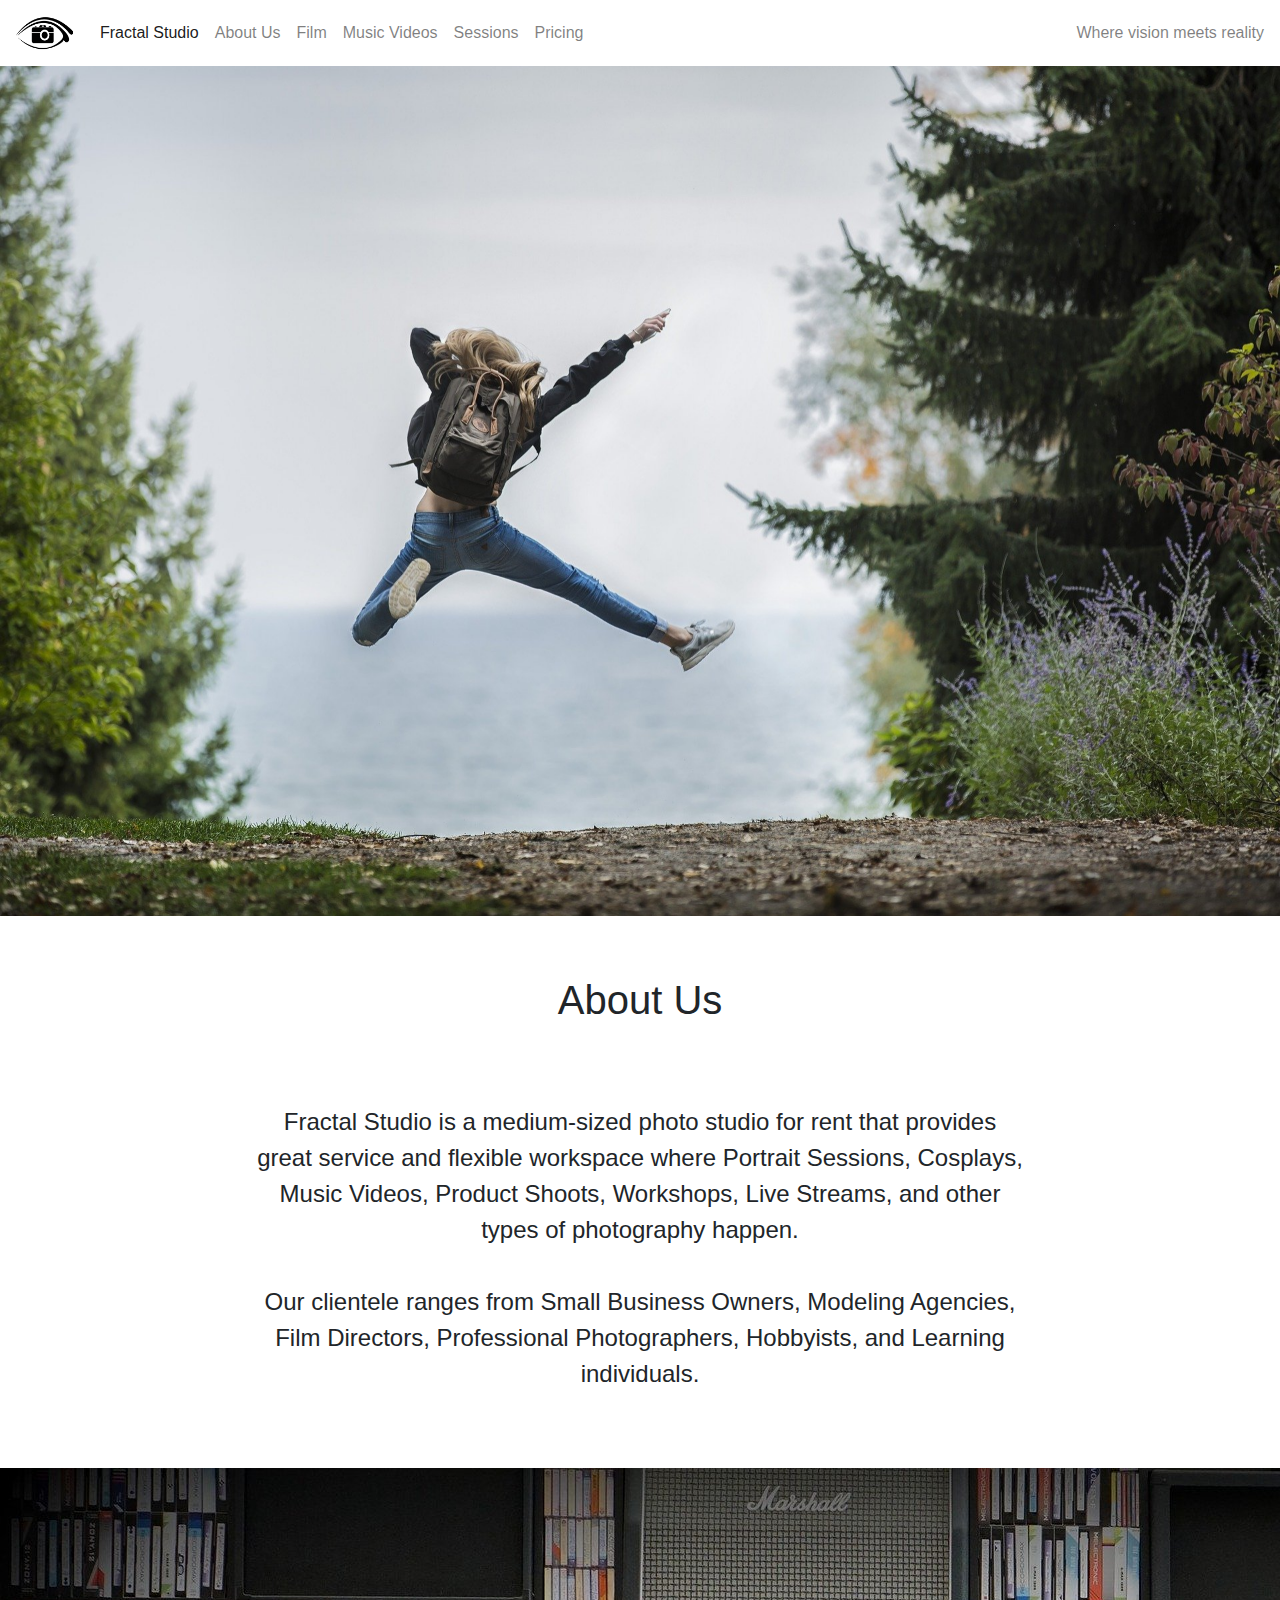
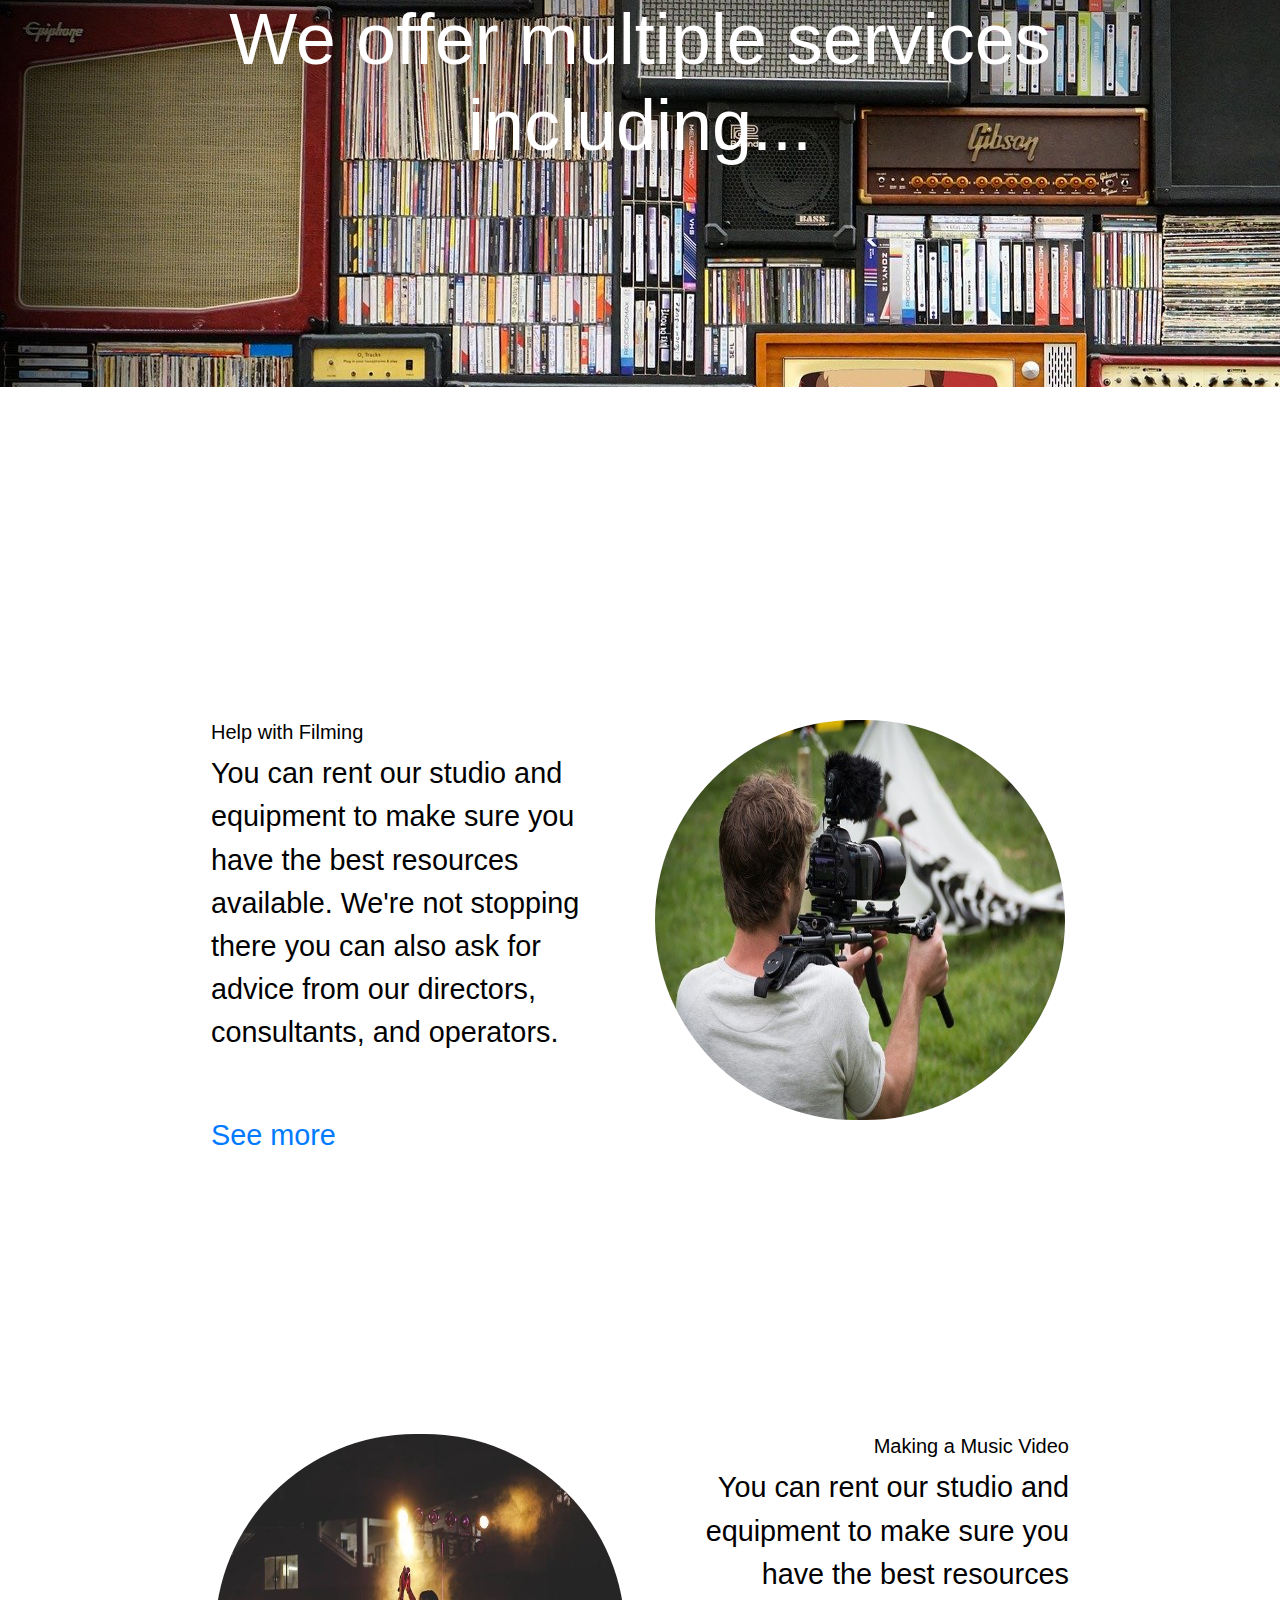
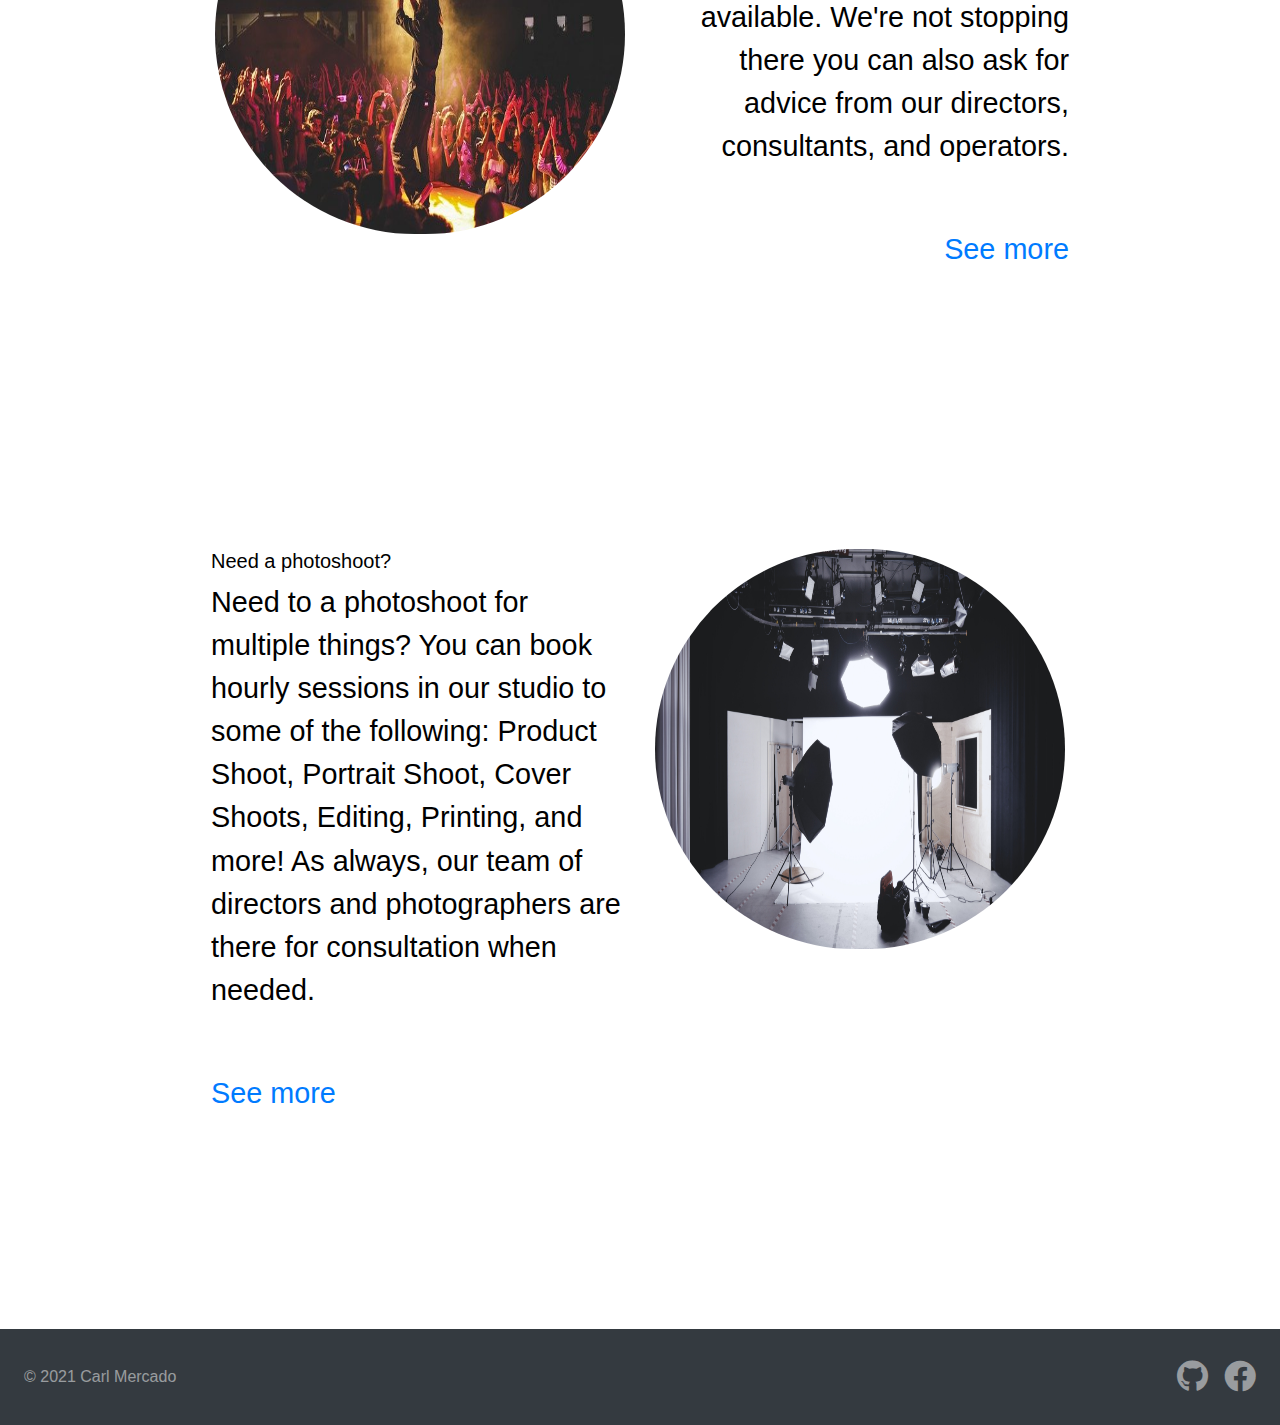
<file: index.html>
<!DOCTYPE html>
<!-- Master branchsdasdas -->
<!-- Master branch -->
<html>
<head>
  <meta name="viewport" content="width=device-width, initial-scale=1.0">
<link rel="stylesheet" href="assets/css/bootstrap/bootstrap.min.css">
<link rel="stylesheet" href="assets/css/styles.css">
<link rel="stylesheet" href="https://cdnjs.cloudflare.com/ajax/libs/font-awesome/5.15.3/css/all.min.css">
<script src="assets/js/scrollfunc.js" async></script>
<script src="assets/js/jquery/jquery-3.5.1.slim.min.js"></script>
<script src="assets/js/popper/popper.min.js"></script>
<script src="assets/js/bootstrap/bootstrap.min.js"></script>

<title> Fractal Visions</title>
</head>
<body>

    <!-- Nav bar -->

    <nav class="navbar navbar-expand-md navbar-light bg-white" id="websiteTop">
        <a class="navbar-brand" href="index.html"><img src="assets/imgs/main/logo.png" height="40px" width="60px"></a>
        <button class="navbar-toggler" type="button" data-toggle="collapse" data-target="#navbarText" aria-controls="navbarText" aria-expanded="false" aria-label="Toggle navigation">
          <span class="navbar-toggler-icon"></span>
        </button>
        <div class="collapse navbar-collapse" id="navbarText">
          <ul class="navbar-nav mr-auto">
            <li class="nav-item active">
              <a class="nav-link" href="#websiteTop">Fractal Studio <span class="sr-only">(current)</span></a>
            </li>
            <li class="nav-item">
              <a class="nav-link" href="#aboutUs">About Us</a>
            </li>
            <li class="nav-item">
              <a class="nav-link" href="film.html">Film</a>
            </li>
            <li class="nav-item">
              <a class="nav-link" href="mv.html">Music Videos</a>
            </li>
            <li class="nav-item">
              <a class="nav-link" href="sessions.html">Sessions</a>
            </li>
            <li class="nav-item">
              <a class="nav-link" href="pricing.html">Pricing</a>
            </li>
          </ul>
          <span class="navbar-text">
            Where vision meets reality
          </span>
        </div>
      </nav>

      <!-- Carousel -->



      <div id="homeCarousel" class="carousel slide" data-ride="carousel" data-interval="2100">
        <div class="carousel-inner">
          <div class="carousel-item active">
            <img src="assets/imgs/main/carouselimg1.jpg" class="d-block" alt="...">
          </div>
          <div class="carousel-item">
            <img src="assets/imgs/main/carouselimg2.jpg" class="d-block" alt="...">
          </div>
          <div class="carousel-item">
            <img src="assets/imgs/main/carouselimg3.jpg" class="d-block" alt="...">
          </div>
        </div>
      </div>

      
 <!-- MAIN CONTENT -->

 <div class="mainBody">
      <!-- ABOUT US -->

      <div id="aboutUs" >
        <div id="aboutUsItems">
        <div id="aboutHeader">
          <h1>About Us</h1>
        </div>
        <br><br>
       <div id="aboutContent">
        <p>Fractal Studio is a medium-sized photo studio for rent that provides great service and flexible workspace where Portrait Sessions, Cosplays, Music Videos, Product Shoots, Workshops, Live Streams, and other types of photography happen.
          <br><br>Our clientele ranges from Small Business Owners, Modeling Agencies, Film Directors, Professional Photographers, Hobbyists, and Learning individuals.</p>
        </div>
      </div>
      </div>

      <!-- SERVICES -->
      <div id="servicesContainer" >
        <div id="servicesItems">
          <br><br><br>

        <div id="servicesHeader">
          <h5>We offer multiple services including...</h5>
        </div>
        <br><br><br>
      </div>
      </div>

      <!-- GRID -->

      <div class="container">
              <!-- SERVICES -->
        <div class="row" id="filmContainer">
          <div class="col">
            <div id="filmHeader">
              <h5>Help with Filming</h5>
            </div>
            <p>You can rent our studio and equipment to make sure you have the best resources available.
              We're not stopping there you can also ask for advice from our directors, consultants, and operators.
            </p><br>
            <a href="film.html">See more</a>
          </div>
          <div class="col">
            <img id="filmitem1"src="assets/imgs/main/filmitem1.jpg" class="responsive">
          </div>
        </div>

      <!-- MV -->
        
        <div class="row" id="mvContainer">
          <div class="col">
            <img id="mvitem"src="assets/imgs/main/mvitem.jpg" class="responsive">
           
          </div>
          <div class="col">
            <div id="mvHeader">
              <h5>Making a Music Video</h5>
            </div>
            <p>You can rent our studio and equipment to make sure you have the best resources available.
              We're not stopping there you can also ask for advice from our directors, consultants, and operators.
            </p><br>
            <a href="mv.html">See more</a>
          </div>
        </div>

              <!-- SESSION -->

        <div class="row" id="sessionContainer">
          <div class="col">
            <div id="sessionHeader">
              <h5>Need a photoshoot?</h5>
            </div>
            <p>Need to a photoshoot for multiple things? You can book hourly sessions in our studio to some of the following:
              Product Shoot, Portrait Shoot, Cover Shoots, Editing, Printing, and more! As always, our team of directors and photographers are there for consultation when needed.
            </p><br>
            <a href="sessions.html">See more</a>
          </div>
          <div class="col">
          
            <img id="filmitem1"src="assets/imgs/main/sessionImg.jpg" class="responsive">
          </div>
        </div>
      </div>


      

 
</div>
<button onclick="topFunction()" id="myBtn" title="Go to top" style="align-content: right;">Back to Top</button>
<br><br>
     


      <!-- FOOTER -->
      <nav class="navbar navbar-expand-lg navbar-dark bg-dark">
     
        </button>
        <div class="navbar-collapse" id="navbarFooter">
          <ul class="navbar-nav mr-auto">
            <li class="nav-item ">
              <a class="nav-link" >© 2021 Carl Mercado<span class="sr-only">(current)</span></a>
            </li>
            <li class="nav-item">
              <a class="nav-link" href="#"></a>
            </li>
            <li class="nav-item">
              <a class="nav-link" href="#"></a>
            </li>
          </ul>
          <span class="navbar-text">
            <ul class="navbar-nav mr-auto">
              <li class="nav-item ">
                <a class="nav-link" style="font-size:xx-large;"href="https://github.com/Nallafy"><i class="fab fa-github"></i><span class="sr-only">(current)</span></a>
              </li>
              <li class="nav-item">
                <a class="nav-link" style="font-size:xx-large;" href="#"><i class="fab fa-facebook"></i></i></a>
              </li>
         
            </ul>
          </span>
        </div>
      </nav>


</body>
</html>
</file>
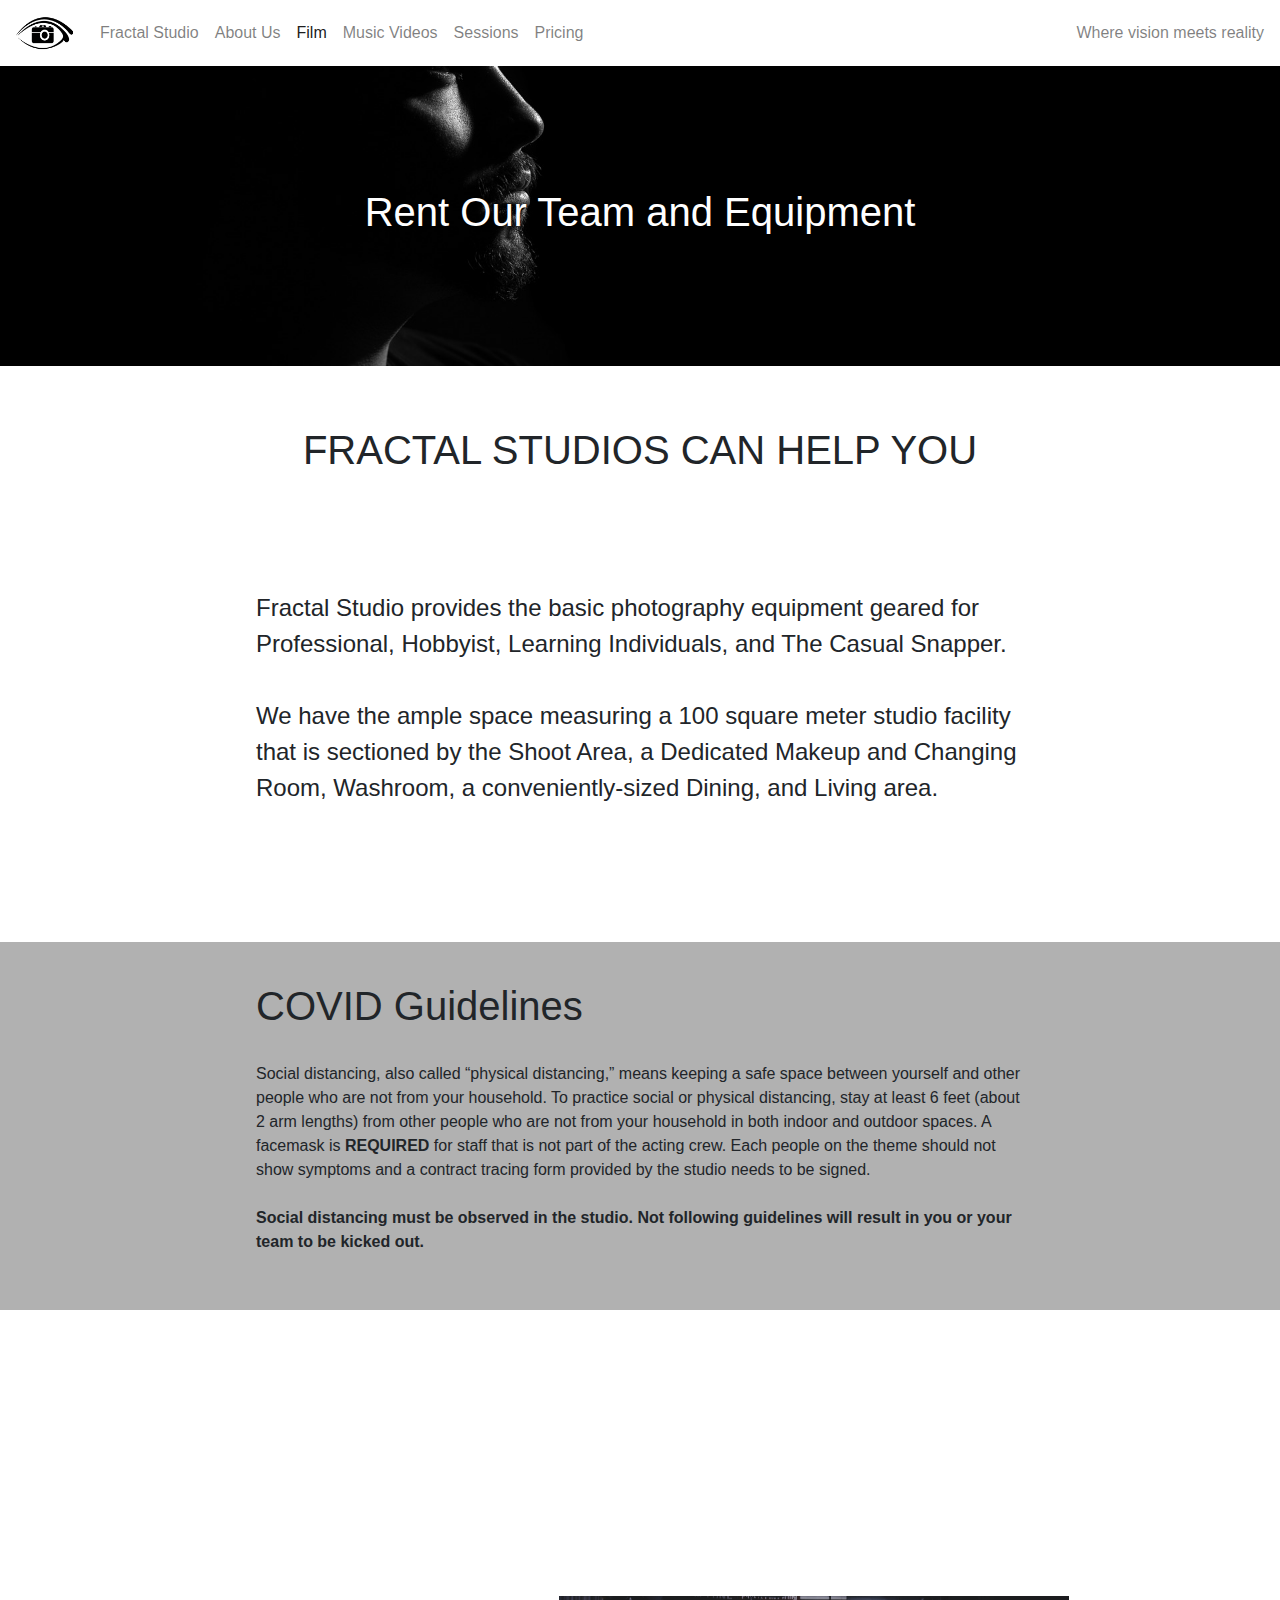
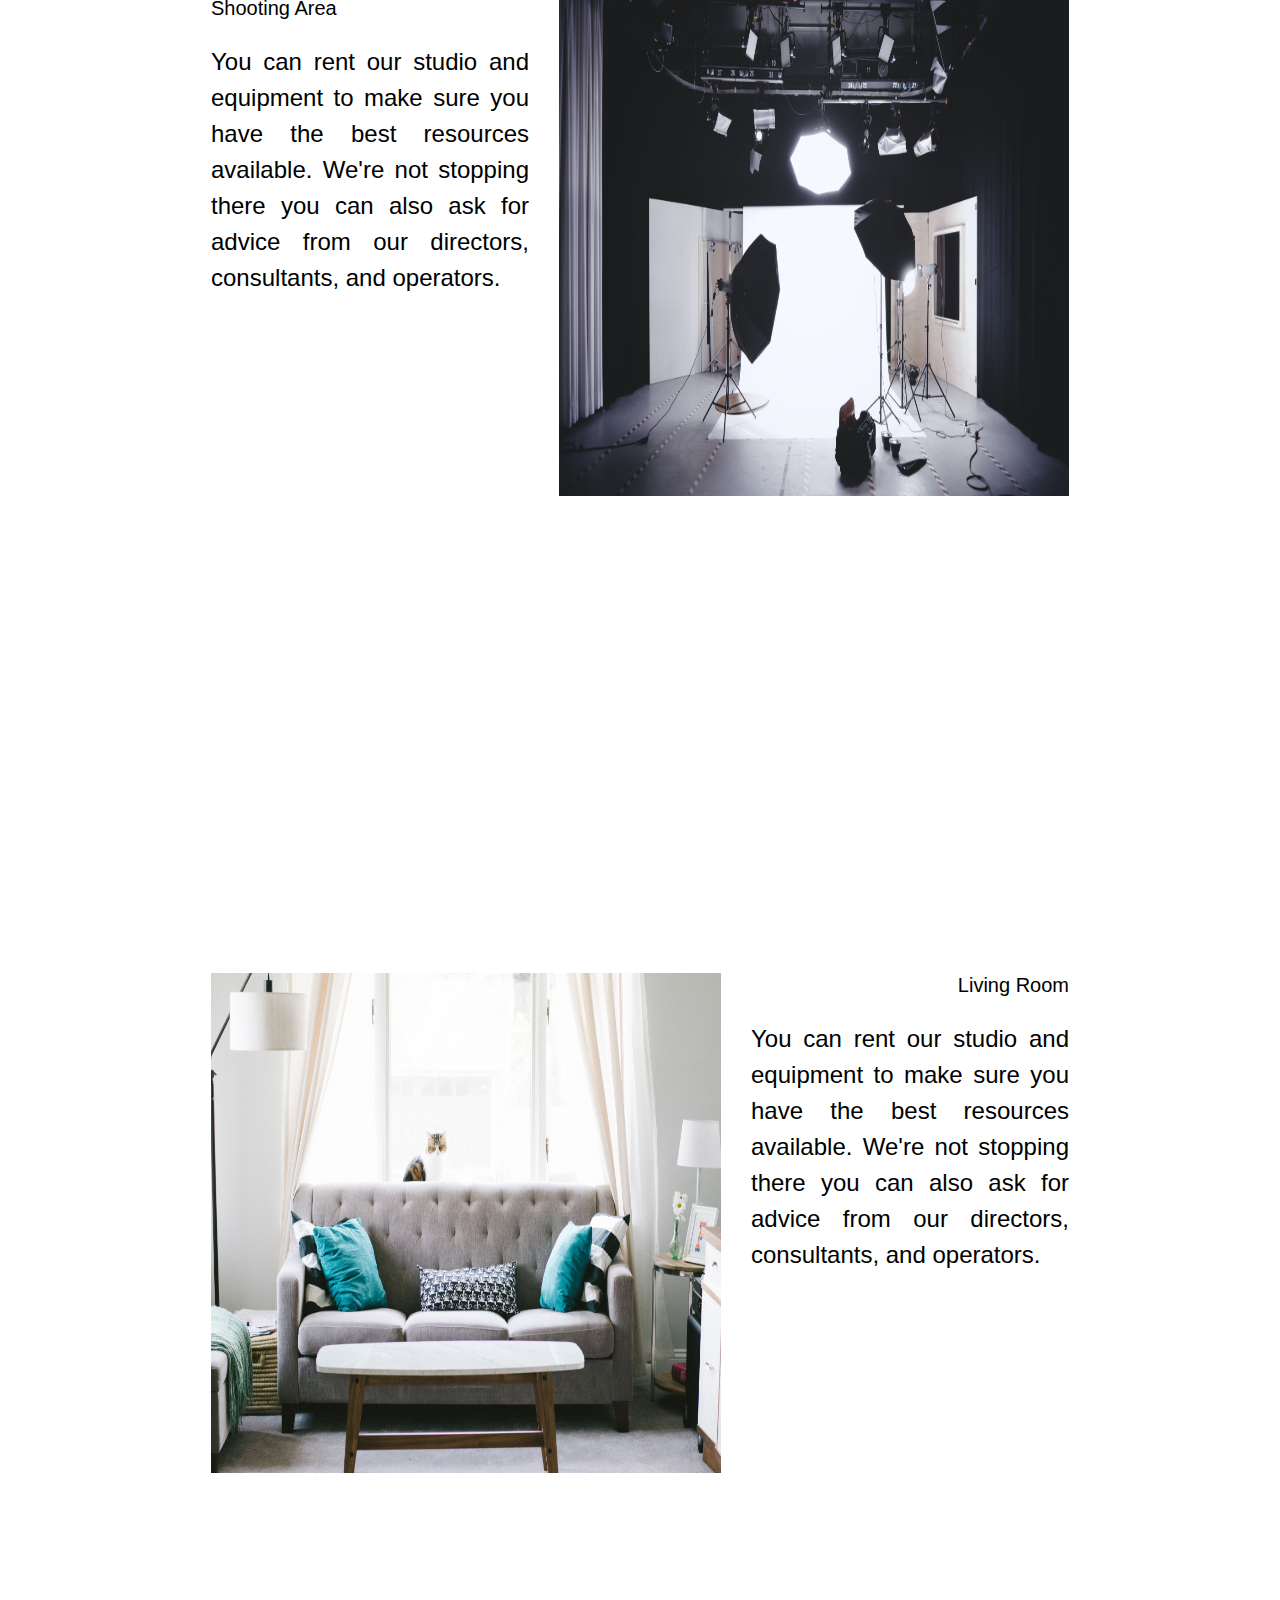
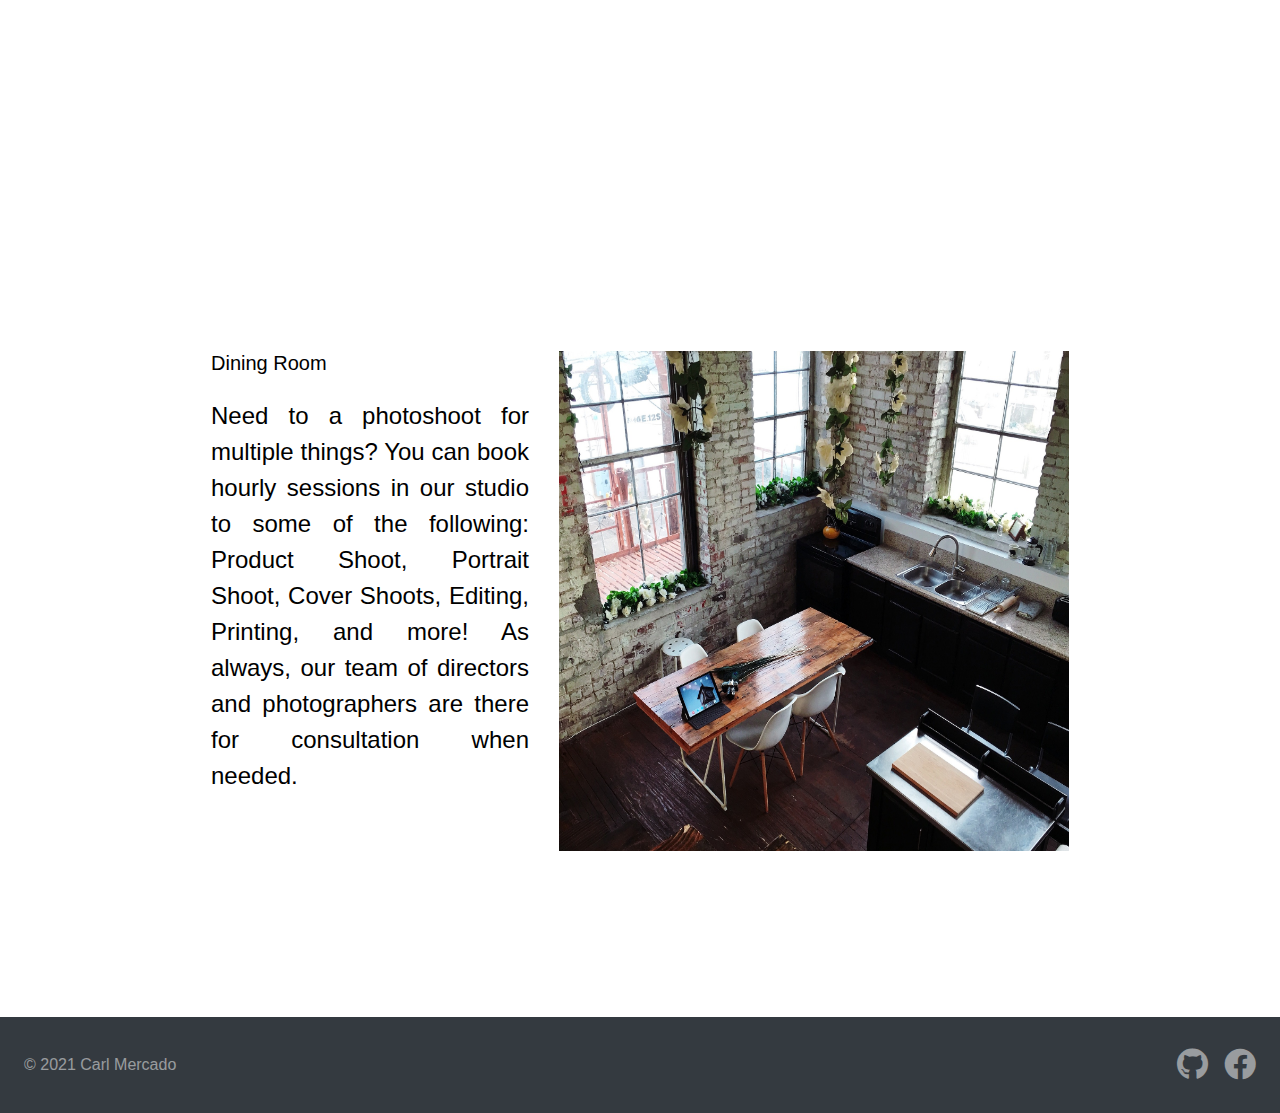
<file: film.html>
<!DOCTYPE html>
<html>
<head>
    <meta name="viewport" content="width=device-width, initial-scale=1.0">
    <link rel="stylesheet" href="assets/css/bootstrap/bootstrap.min.css">
    <link rel="stylesheet" href="assets/css/film.css">
    <link rel="stylesheet" href="https://cdnjs.cloudflare.com/ajax/libs/font-awesome/5.15.3/css/all.min.css">
    <script src="assets/js/scrollfunc.js" async></script>
    <script src="assets/js/jquery/jquery-3.5.1.slim.min.js"></script>
    <script src="assets/js/popper/popper.min.js"></script>
    <script src="assets/js/bootstrap/bootstrap.min.js"></script>
    <title>Film</title>
</head>
<body>

        <!-- Nav bar -->
        <nav class="navbar navbar-expand-md navbar-light bg-white" id="websiteTop">
            <a class="navbar-brand" href="index.html"><img src="assets/imgs/main/logo.png" height="40px" width="60px"></a>
            <button class="navbar-toggler" type="button" data-toggle="collapse" data-target="#navbarText" aria-controls="navbarText" aria-expanded="false" aria-label="Toggle navigation">
              <span class="navbar-toggler-icon"></span>
            </button>
            <div class="collapse navbar-collapse" id="navbarText">
              <ul class="navbar-nav mr-auto">
                <li class="nav-item ">
                  <a class="nav-link" href="index.html">Fractal Studio <span class="sr-only">(current)</span></a>
                </li>
                <li class="nav-item">
                  <a class="nav-link" href="index.html#aboutUs">About Us</a>
                </li>
                <li class="nav-item">
                  <a class="nav-link active" href="film.html">Film</a>
                </li>
                <li class="nav-item">
                  <a class="nav-link" href="mv.html">Music Videos</a>
                </li>
                <li class="nav-item">
                  <a class="nav-link" href="sessions.html">Sessions</a>
                </li>
                <li class="nav-item">
                  <a class="nav-link" href="pricing.html">Pricing</a>
                </li>
              </ul>
              <span class="navbar-text">
                Where vision meets reality
              </span>
            </div>
          </nav>
<!-- 
        COVER PHOTO -->

    <div class="coverPhoto">
        <img src="assets/imgs/film/mainimg.jpg" >
        <div class="centered"><h1>Rent Our Team and Equipment</h1></div>
    </div>

    <!-- INTRODUCTION -->

    <div id="filmIntro" >
        <div id="filmIntroItems">
        <div id="filmIntroHeader">
          <h1 style="text-align:center;">FRACTAL STUDIOS CAN HELP YOU</h1>
        </div>
        <br><br><br>
       <div id="filmIntroContent">
        <p>Fractal Studio provides the basic photography equipment geared for Professional, Hobbyist, Learning Individuals, and The Casual Snapper.  
          <br><br>We have the ample space measuring a  100 square meter studio facility that is sectioned by the Shoot Area, a Dedicated Makeup and Changing Room, Washroom, a conveniently-sized Dining, and Living area.</p>
        </div>
      </div>
      </div>

      <div class="mainBody">
      <!-- COVID GUIDELINES -->

      <div id="guidelinesIntro" >
        <div id="guidelinesIntroItems">
        <div id="guidelinesIntroHeader">
          <h1 style="text-align:left;">COVID Guidelines</h1>
        </div>
        <br>
       <div id="guidelinesIntroContent">
        <p>Social distancing, also called “physical distancing,” means keeping a safe space between yourself and other people who are not from your household. To practice social or physical distancing, stay at least 6 feet (about 2 arm lengths) from other people who are not from your household in both indoor and outdoor spaces.  
            A facemask is <b>REQUIRED</b> for staff that is not part of the acting crew. Each people on the theme should not show symptoms and a contract tracing form provided by the studio needs to be signed.
            <br><br><b>Social distancing must be observed in the studio. Not following guidelines will result in you or your team to be kicked out.</b></p>
        </div>
      </div>
      </div>
         
            <!-- MAIN CONTENT -->
            <div class="container">
                <!-- SERVICES -->


                        <!-- shooting area -->
          <div class="row" id="shootContainer">
            <div class="col">
              <div id="shootHeader">
                <h5>Shooting Area</h5>
              </div>
              <p>You can rent our studio and equipment to make sure you have the best resources available.
                We're not stopping there you can also ask for advice from our directors, consultants, and operators.
              </p><br>
            </div>
            <div class="col">
              <img id="shootitem1"src="assets/imgs/film/shootarea.jpg" class="responsive">
            </div>
          </div>
  
        <!-- dining area -->
  
          <div class="row" id="diningContainer">
            <div class="col">
              <img id="diningitem"src="assets/imgs/film/livingarea.jpg" class="responsive">
             
            </div>
            <div class="col">
              <div id="diningHeader">
                <h5>Living Room</h5>
              </div>
              <p>You can rent our studio and equipment to make sure you have the best resources available.
                We're not stopping there you can also ask for advice from our directors, consultants, and operators.
              </p><br>
            </div>
          </div>
  
                <!-- living area -->
  
          <div class="row" id="livingContainer">
            <div class="col">
              <div id="livingHeader">
                <h5>Dining Room</h5>
              </div>
              <p>Need to a photoshoot for multiple things? You can book hourly sessions in our studio to some of the following:
                Product Shoot, Portrait Shoot, Cover Shoots, Editing, Printing, and more! As always, our team of directors and photographers are there for consultation when needed.
              </p><br>
            </div>
            <div class="col">
            
              <img id="livingitem1"src="assets/imgs/film/diningarea.jpg" class="responsive">
            </div>
          </div>
        </div>
        </div>

        <button onclick="topFunction()" id="myBtn" title="Go to top" style="align-content: right;">Back to Top</button>


            <!-- FOOTER -->
      <nav class="navbar navbar-expand-lg navbar-dark bg-dark">
     
    </button>
    <div class="navbar-collapse" id="navbarFooter">
      <ul class="navbar-nav mr-auto">
        <li class="nav-item ">
          <a class="nav-link" >© 2021 Carl Mercado<span class="sr-only">(current)</span></a>
        </li>
        <li class="nav-item">
          <a class="nav-link" href="#"></a>
        </li>
        <li class="nav-item">
          <a class="nav-link" href="#"></a>
        </li>
      </ul>
      <span class="navbar-text">
        <ul class="navbar-nav mr-auto">
          <li class="nav-item ">
            <a class="nav-link" style="font-size:xx-large;"href="https://github.com/Nallafy"><i class="fab fa-github"></i><span class="sr-only">(current)</span></a>
          </li>
          <li class="nav-item">
            <a class="nav-link" style="font-size:xx-large;" href="#"><i class="fab fa-facebook"></i></i></a>
          </li>
     
        </ul>
      </span>
    </div>
  </nav>

</body>

</html>
</file>
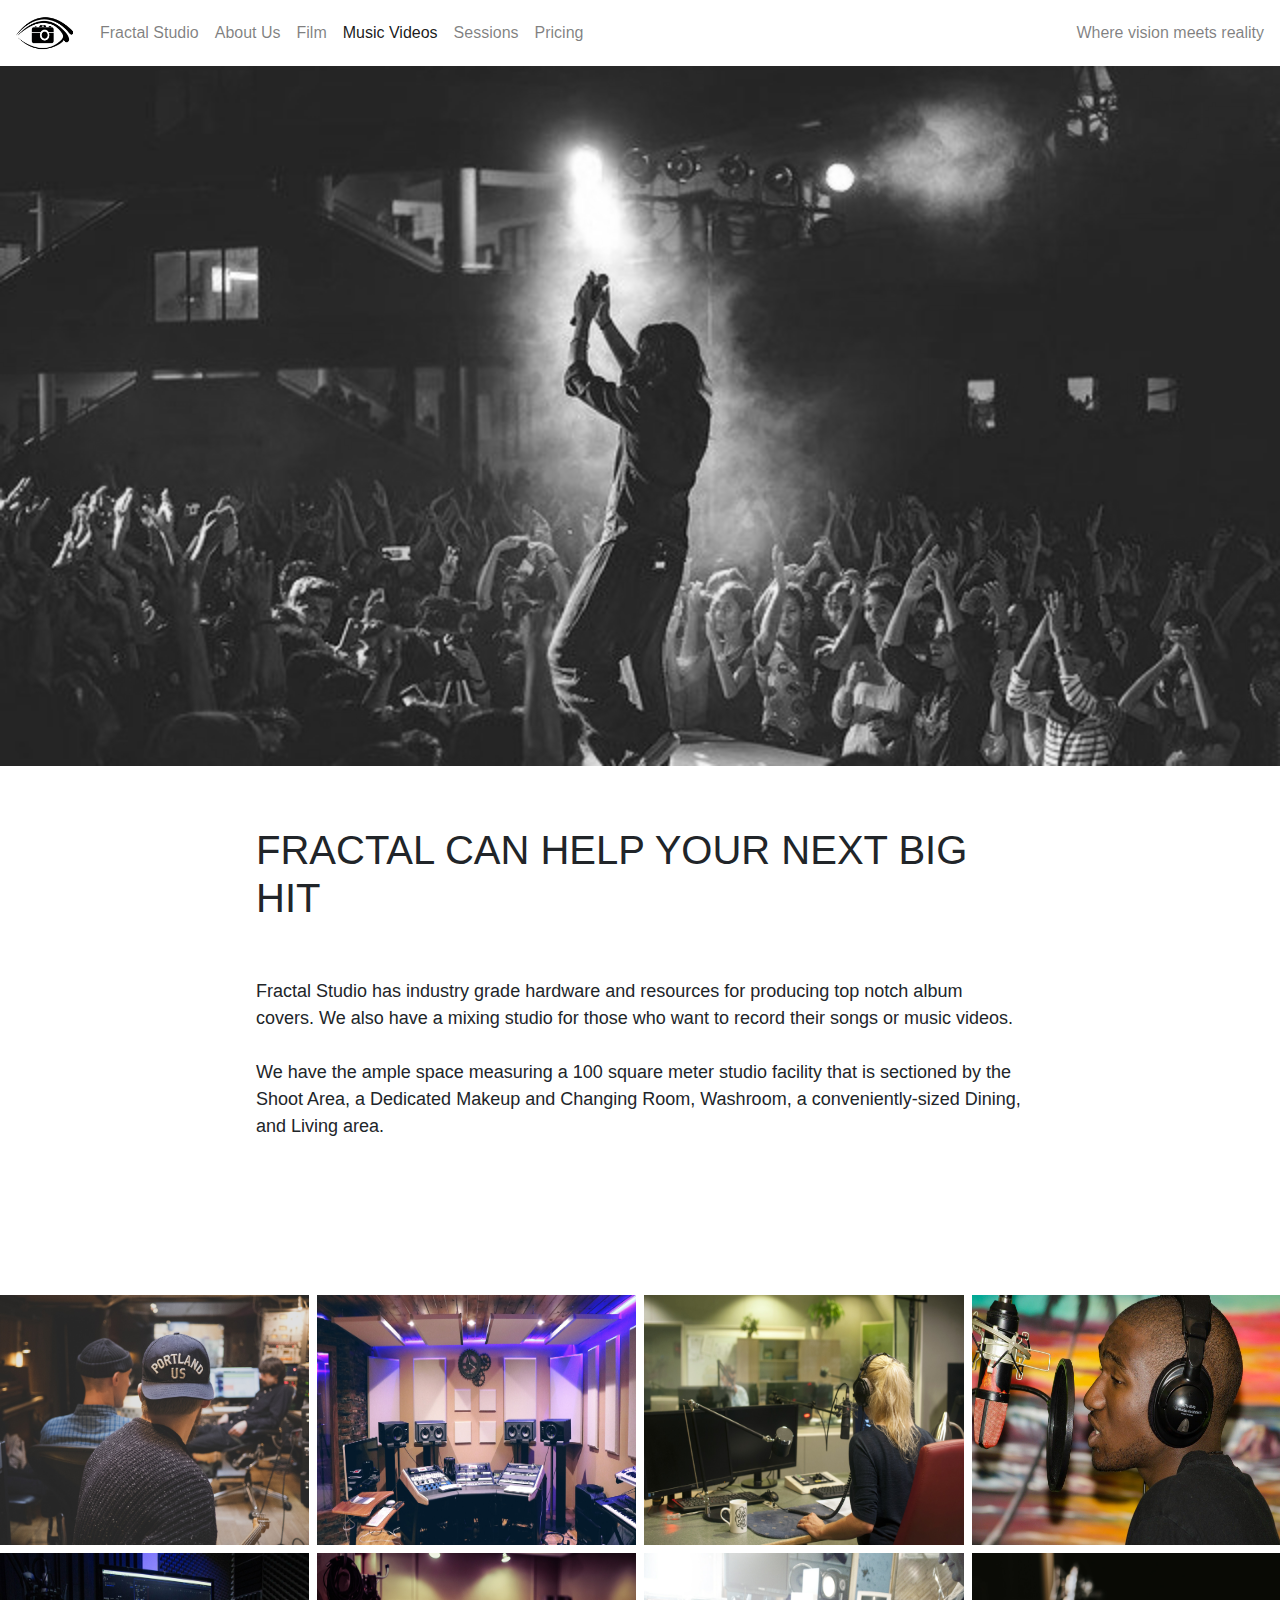
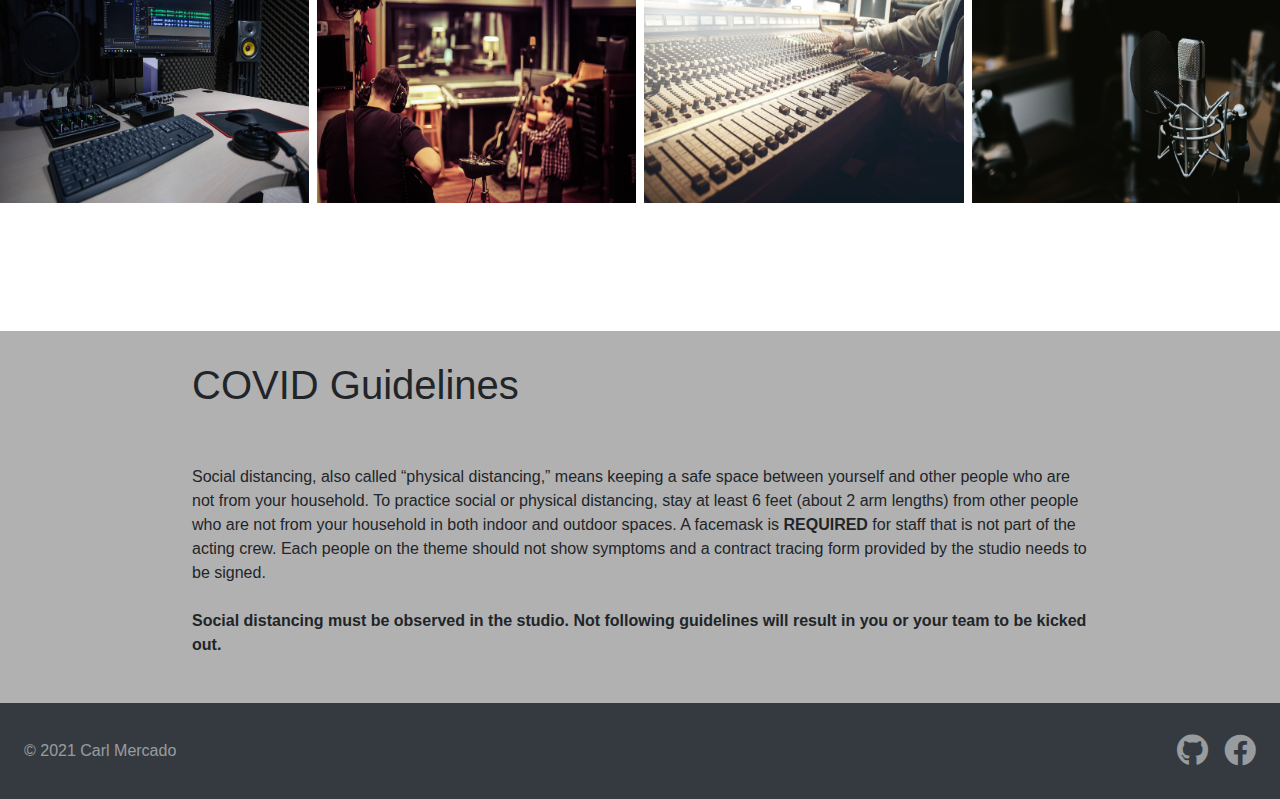
<file: mv.html>
<!DOCTYPE html>
<html>
<head>
    <meta name="viewport" content="width=device-width, initial-scale=1.0">
    <link rel="stylesheet" href="assets/css/bootstrap/bootstrap.min.css">
    <link rel="stylesheet" href="assets/css/mv.css">
    <link rel="stylesheet" href="https://cdnjs.cloudflare.com/ajax/libs/font-awesome/5.15.3/css/all.min.css">
    <script src="assets/js/scrollfunc.js" async></script>
    <script src="assets/js/jquery/jquery-3.5.1.slim.min.js"></script>
    <script src="assets/js/popper/popper.min.js"></script>
    <script src="assets/js/bootstrap/bootstrap.min.js"></script>
    <title>Film</title>
</head>
<body>

        <!-- Nav bar -->

        <nav class="navbar navbar-expand-md navbar-light bg-white" id="websiteTop">
            <a class="navbar-brand" href="index.html"><img src="assets/imgs/main/logo.png" height="40px" width="60px"></a>
            <button class="navbar-toggler" type="button" data-toggle="collapse" data-target="#navbarText" aria-controls="navbarText" aria-expanded="false" aria-label="Toggle navigation">
              <span class="navbar-toggler-icon"></span>
            </button>
            <div class="collapse navbar-collapse" id="navbarText">
              <ul class="navbar-nav mr-auto">
                <li class="nav-item ">
                  <a class="nav-link" href="index.html">Fractal Studio <span class="sr-only">(current)</span></a>
                </li>
                <li class="nav-item">
                  <a class="nav-link" href="index.html#aboutUs">About Us</a>
                </li>
                <li class="nav-item">
                  <a class="nav-link " href="film.html">Film</a>
                </li>
                <li class="nav-item">
                  <a class="nav-link active" href="mv.html">Music Videos</a>
                </li>
                <li class="nav-item">
                  <a class="nav-link" href="sessions.html">Sessions</a>
                </li>
                <li class="nav-item">
                  <a class="nav-link" href="pricing.html">Pricing</a>
                </li>
              </ul>
              <span class="navbar-text">
                Where vision meets reality
              </span>
            </div>
          </nav>
<!-- 
        COVER PHOTO -->

    <div class="coverPhoto">
        <img src="assets/imgs/mv/mvitem.jpg" >
    </div>

    <div class="mainBody">
    <!-- INTRODUCTION -->

    <div id="filmIntro" >
        <div id="filmIntroItems">
        <div id="filmIntroHeader">
          <h1 style="text-align:left;">FRACTAL CAN HELP YOUR NEXT BIG HIT</h1>
        </div>
        <br><br>
       <div id="filmIntroContent">
        <p>Fractal Studio has industry grade hardware and resources for producing top notch album covers. We also have a mixing studio for those who want to record their songs or music videos. 
          <br><br>We have the ample space measuring a  100 square meter studio facility that is sectioned by the Shoot Area, a Dedicated Makeup and Changing Room, Washroom, a conveniently-sized Dining, and Living area.</p>
        </div>
      </div>
      </div>

         
            <!-- MAIN CONTENT -->
            <div class="row">
                <div class="column">
                  <img src="assets\imgs\mv\music (1).jpg">
                  <img src="assets\imgs\mv\music (8).jpg">
       

                </div>
                <div class="column">
                    <img src="assets\imgs\mv\music (2).jpg">
                    <img src="assets\imgs\mv\music (7).jpg">
              
  
                </div>
                <div class="column">
                    <img src="assets\imgs\mv\music (3).jpg">
                    <img src="assets\imgs\mv\music (6).jpg">
           
    
                </div>
                <div class="column">
                    <img src="assets\imgs\mv\music (4).jpg">
                    <img src="assets\imgs\mv\music (5).jpg">
         
 
                </div>
              </div>



            <!--COVID GUIDELINES-->
            
      <div id="guidelinesIntro" >
        <div id="guidelinesIntroItems">
        <div id="guidelinesIntroHeader">
          <h1 style="text-align:left;">COVID Guidelines</h1>
        </div>
        <br><br>
       <div id="guidelinesIntroContent">
        <p>Social distancing, also called “physical distancing,” means keeping a safe space between yourself and other people who are not from your household. To practice social or physical distancing, stay at least 6 feet (about 2 arm lengths) from other people who are not from your household in both indoor and outdoor spaces.  
            A facemask is <b>REQUIRED</b> for staff that is not part of the acting crew. Each people on the theme should not show symptoms and a contract tracing form provided by the studio needs to be signed.
            <br><br><b>Social distancing must be observed in the studio. Not following guidelines will result in you or your team to be kicked out.</b></p>
        </div>
      </div>
      </div>
     </div>

     <button onclick="topFunction()" id="myBtn" title="Go to top" style="align-content: right;">Back to Top</button>

            <!-- FOOTER -->
      <nav class="navbar navbar-expand-lg navbar-dark bg-dark">
     
    </button>
    <div class="navbar-collapse" id="navbarFooter">
      <ul class="navbar-nav mr-auto">
        <li class="nav-item ">
          <a class="nav-link" >© 2021 Carl Mercado<span class="sr-only">(current)</span></a>
        </li>
        <li class="nav-item">
          <a class="nav-link" href="#"></a>
        </li>
        <li class="nav-item">
          <a class="nav-link" href="#"></a>
        </li>
      </ul>
      <span class="navbar-text">
        <ul class="navbar-nav mr-auto">
          <li class="nav-item ">
            <a class="nav-link" style="font-size:xx-large;"href="https://github.com/Nallafy"><i class="fab fa-github"></i><span class="sr-only">(current)</span></a>
          </li>
          <li class="nav-item">
            <a class="nav-link" style="font-size:xx-large;" href="#"><i class="fab fa-facebook"></i></i></a>
          </li>
     
        </ul>
      </span>
    </div>
  </nav>

</body>

</html>
</file>
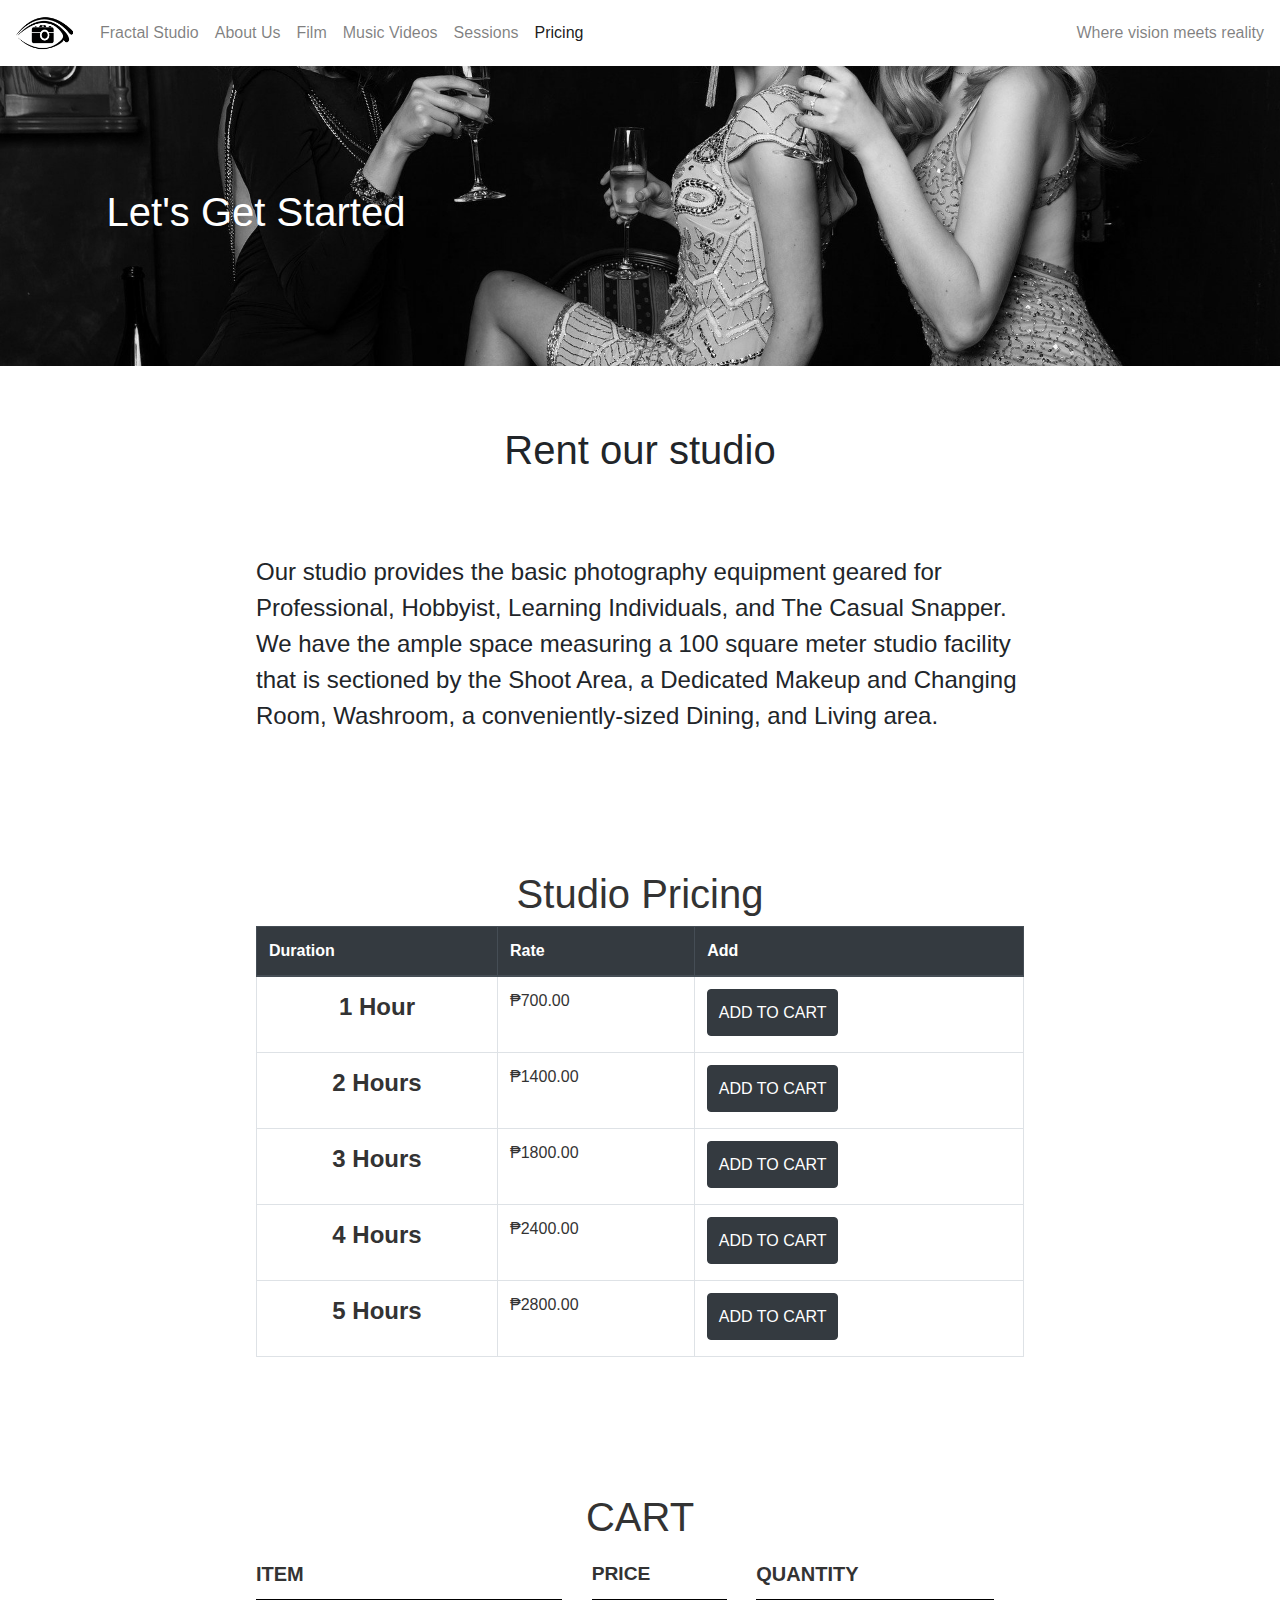
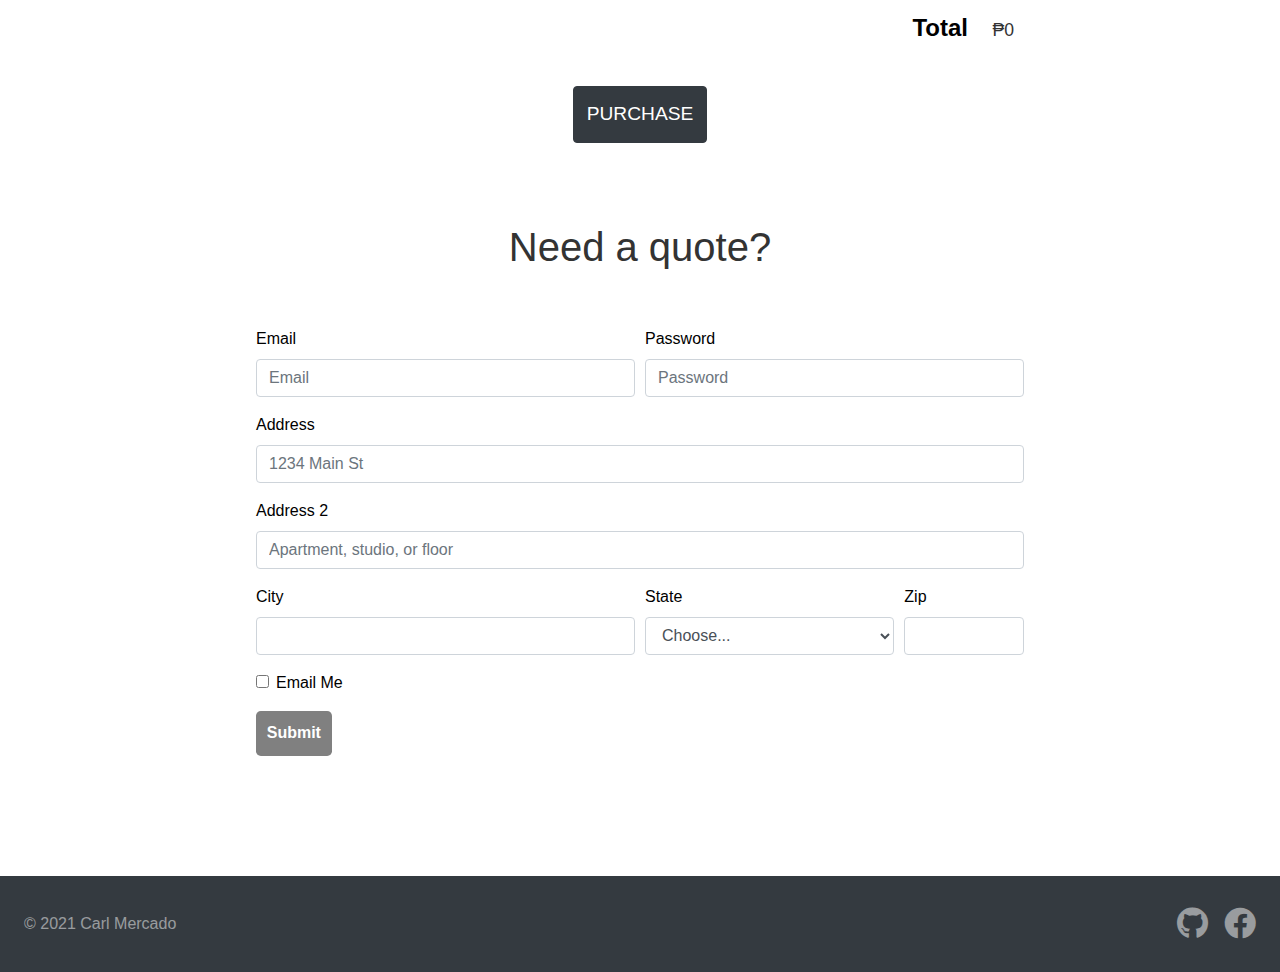
<file: pricing.html>
<!DOCTYPE html>
<html>
    <head>
        <meta name="viewport" content="width=device-width, initial-scale=1.0">
        <link rel="stylesheet" href="assets/css/bootstrap/bootstrap.min.css">
        <link rel="stylesheet" href="assets/css/pricing.css">
        <link rel="stylesheet" href="https://cdnjs.cloudflare.com/ajax/libs/font-awesome/5.15.3/css/all.min.css">
        <script src="assets/js/pricing.js" async></script>
        <script src="assets/js/scrollfunc.js" async></script>
        <script src="assets/js/jquery/jquery-3.5.1.slim.min.js"></script>
        <script src="assets/js/popper/popper.min.js"></script>
        <script src="assets/js/bootstrap/bootstrap.min.js"></script>
        <title>Pricing</title></head>
    <body>
                 <!-- Nav bar -->

                 <nav class="navbar navbar-expand-md navbar-light bg-white" id="websiteTop">
                    <a class="navbar-brand" href="index.html"><img src="assets/imgs/main/logo.png" height="40px" width="60px"></a>
                    <button class="navbar-toggler" type="button" data-toggle="collapse" data-target="#navbarText" aria-controls="navbarText" aria-expanded="false" aria-label="Toggle navigation">
                      <span class="navbar-toggler-icon"></span>
                    </button>
                    <div class="collapse navbar-collapse" id="navbarText">
                      <ul class="navbar-nav mr-auto">
                        <li class="nav-item ">
                          <a class="nav-link" href="index.html">Fractal Studio <span class="sr-only">(current)</span></a>
                        </li>
                        <li class="nav-item">
                          <a class="nav-link" href="index.html#aboutUs">About Us</a>
                        </li>
                        <li class="nav-item">
                          <a class="nav-link" href="film.html">Film</a>
                        </li>
                        <li class="nav-item">
                          <a class="nav-link" href="mv.html">Music Videos</a>
                        </li>
                        <li class="nav-item">
                          <a class="nav-link " href="sessions.html">Sessions</a>
                        </li>
                        <li class="nav-item">
                          <a class="nav-link active" href="pricing.html">Pricing</a>
                        </li>
                      </ul>
                      <span class="navbar-text">
                        Where vision meets reality
                      </span>
                    </div>
                  </nav>
                 <!-- COVER PHOTO -->

                  <div class="coverPhoto">
                      <img src="assets/imgs/pricing/pricing.jpg" >
                      <div class="centered"><h1>Let's Get Started</h1></div>
                  </div>
              

<div class="mainBody">
                       <!-- TEXT BOX -->  
          <div id="textBox" >
            <div id="textBoxItems">
            <div id="textBoxHeader">
              <h1 style="text-align:center;">Rent our studio</h1>
            </div>
            <br><br><br>
           <div id="textBoxContent">
            <p>Our studio provides the basic photography equipment geared for Professional, Hobbyist, Learning Individuals, and The Casual Snapper.  We have the ample space measuring a  100 square meter studio facility that is sectioned by the Shoot Area, a Dedicated Makeup and Changing Room, Washroom, a conveniently-sized Dining, and Living area.

            </p>
            </div>
          </div>
          </div>


                  <h2 class="section-header">Studio Pricing</h2>
                  <div id="sessionIntroItems">
                  <table class="table table-bordered">
                    <thead class="thead-dark">
                      <tr>
                        <th scope="col">Duration</th>
                        <th scope="col">Rate</th>
                        <th scope="col">Add</th>
                      </tr>
                    </thead>
                    <tbody>
                      <tr>
                        <td>
                            <span class="shop-item-title">1 Hour</span>
                        </td>
                        <td>
                            <span class="shop-item-price">₱700.00</span> 
                        </td>
                        <td>
                            <button class="btn btn-dark shop-item-button" type="button">ADD TO CART</button>
                        </td>
                      </tr>
                      <tr>
                        <td>
                            <span class="shop-item-title">2 Hours</span>
                        </td>
                        <td>
                            <span class="shop-item-price">₱1400.00</span> 
                        </td>
                        <td>
                            <button class="btn btn-dark shop-item-button" type="button">ADD TO CART</button>
                        </td>
                      </tr>
                      <tr>
                        <td>
                            <span class="shop-item-title">3 Hours</span>
                        </td>
                        <td>
                            <span class="shop-item-price">₱1800.00</span> 
                        </td>
                        <td>
                            <button class="btn btn-dark shop-item-button" type="button">ADD TO CART</button>
                        </td>
                      </tr>
                      <tr>
                        <td>
                            <span class="shop-item-title">4 Hours</span>
                        </td>
                        <td>
                            <span class="shop-item-price">₱2400.00</span> 
                        </td>
                        <td>
                            <button class="btn btn-dark shop-item-button" type="button">ADD TO CART</button>
                        </td>
                      </tr>
                      <tr>
                        <td>
                            <span class="shop-item-title">5 Hours</span>
                        </td>
                        <td>
                            <span class="shop-item-price">₱2800.00</span> 
                        </td>
                        <td>
                            <button class="btn btn-dark shop-item-button" type="button">ADD TO CART</button>
                        </td>
                      </tr>
                    </tbody>
                  </table>

               </div>
     
               

               <div id="sessionIntroItems">
                    <h2 class="section-header">CART</h2>
                    <div class="cart-row">
                        <span class="cart-item cart-header cart-column">ITEM</span>
                        <span class="cart-price cart-header cart-column">PRICE</span>
                        <span class="cart-quantity cart-header cart-column">QUANTITY</span>
                    </div>
                    <div class="cart-items">
                    </div>
                    <div class="cart-total">
                        <strong class="cart-total-title">Total</strong>
                        <span class="cart-total-price">₱0</span>
                    </div>
                    <button class="btn btn-dark btn-purchase" type="button">PURCHASE</button> 
    
                    <h2 class="section-header">Need a quote?</h2><br><br>
                    <form>
                      <div class="form-row">
              
                        <div class="form-group col-md-6">
                          <label for="inputEmail4">Email</label>
                          <input type="email" class="form-control" id="inputEmail4" placeholder="Email">
                        </div>
                        <div class="form-group col-md-6">
                          <label for="inputPassword4">Password</label>
                          <input type="password" class="form-control" id="inputPassword4" placeholder="Password">
                        </div>
                      </div>
                      <div class="form-group">
                        <label for="inputAddress">Address</label>
                        <input type="text" class="form-control" id="inputAddress" placeholder="1234 Main St">
                      </div>
                      <div class="form-group">
                        <label for="inputAddress2">Address 2</label>
                        <input type="text" class="form-control" id="inputAddress2" placeholder="Apartment, studio, or floor">
                      </div>
                      <div class="form-row">
                        <div class="form-group col-md-6">
                          <label for="inputCity">City</label>
                          <input type="text" class="form-control" id="inputCity">
                        </div>
                        <div class="form-group col-md-4">
                          <label for="inputState">State</label>
                          <select id="inputState" class="form-control">
                            <option selected>Choose...</option>
                            <option>...</option>
                          </select>
                        </div>
                        <div class="form-group col-md-2">
                          <label for="inputZip">Zip</label>
                          <input type="text" class="form-control" id="inputZip">
                        </div>
                      </div>
                      <div class="form-group">
                        <div class="form-check">
                          <input class="form-check-input" type="checkbox" id="gridCheck">
                          <label class="form-check-label" for="gridCheck">
                            Email Me
                          </label>
                        </div>
                      </div>
                      <button type="submit" class="btn btn-primary">Submit</button>
                    </form>
                    
                    </div>
                  

                    

                    </div>

                    <button onclick="topFunction()" id="myBtn" title="Go to top" style="align-content: right;">Back to Top</button>

      <!-- FOOTER -->
      <nav class="navbar navbar-expand-lg navbar-dark bg-dark">
     
      </button>
      <div class="navbar-collapse" id="navbarFooter">
        <ul class="navbar-nav mr-auto">
          <li class="nav-item ">
            <a class="nav-link" >© 2021 Carl Mercado<span class="sr-only">(current)</span></a>
          </li>
          <li class="nav-item">
            <a class="nav-link" href="#"></a>
          </li>
          <li class="nav-item">
            <a class="nav-link" href="#"></a>
          </li>
        </ul>
        <span class="navbar-text">
          <ul class="navbar-nav mr-auto">
            <li class="nav-item ">
              <a class="nav-link" style="font-size:xx-large;"href="https://github.com/Nallafy"><i class="fab fa-github"></i><span class="sr-only">(current)</span></a>
            </li>
            <li class="nav-item">
              <a class="nav-link" style="font-size:xx-large;" href="#"><i class="fab fa-facebook"></i></i></a>
            </li>
       
          </ul>
        </span>
      </div>
    </nav>

    </body>
</html>
</file>
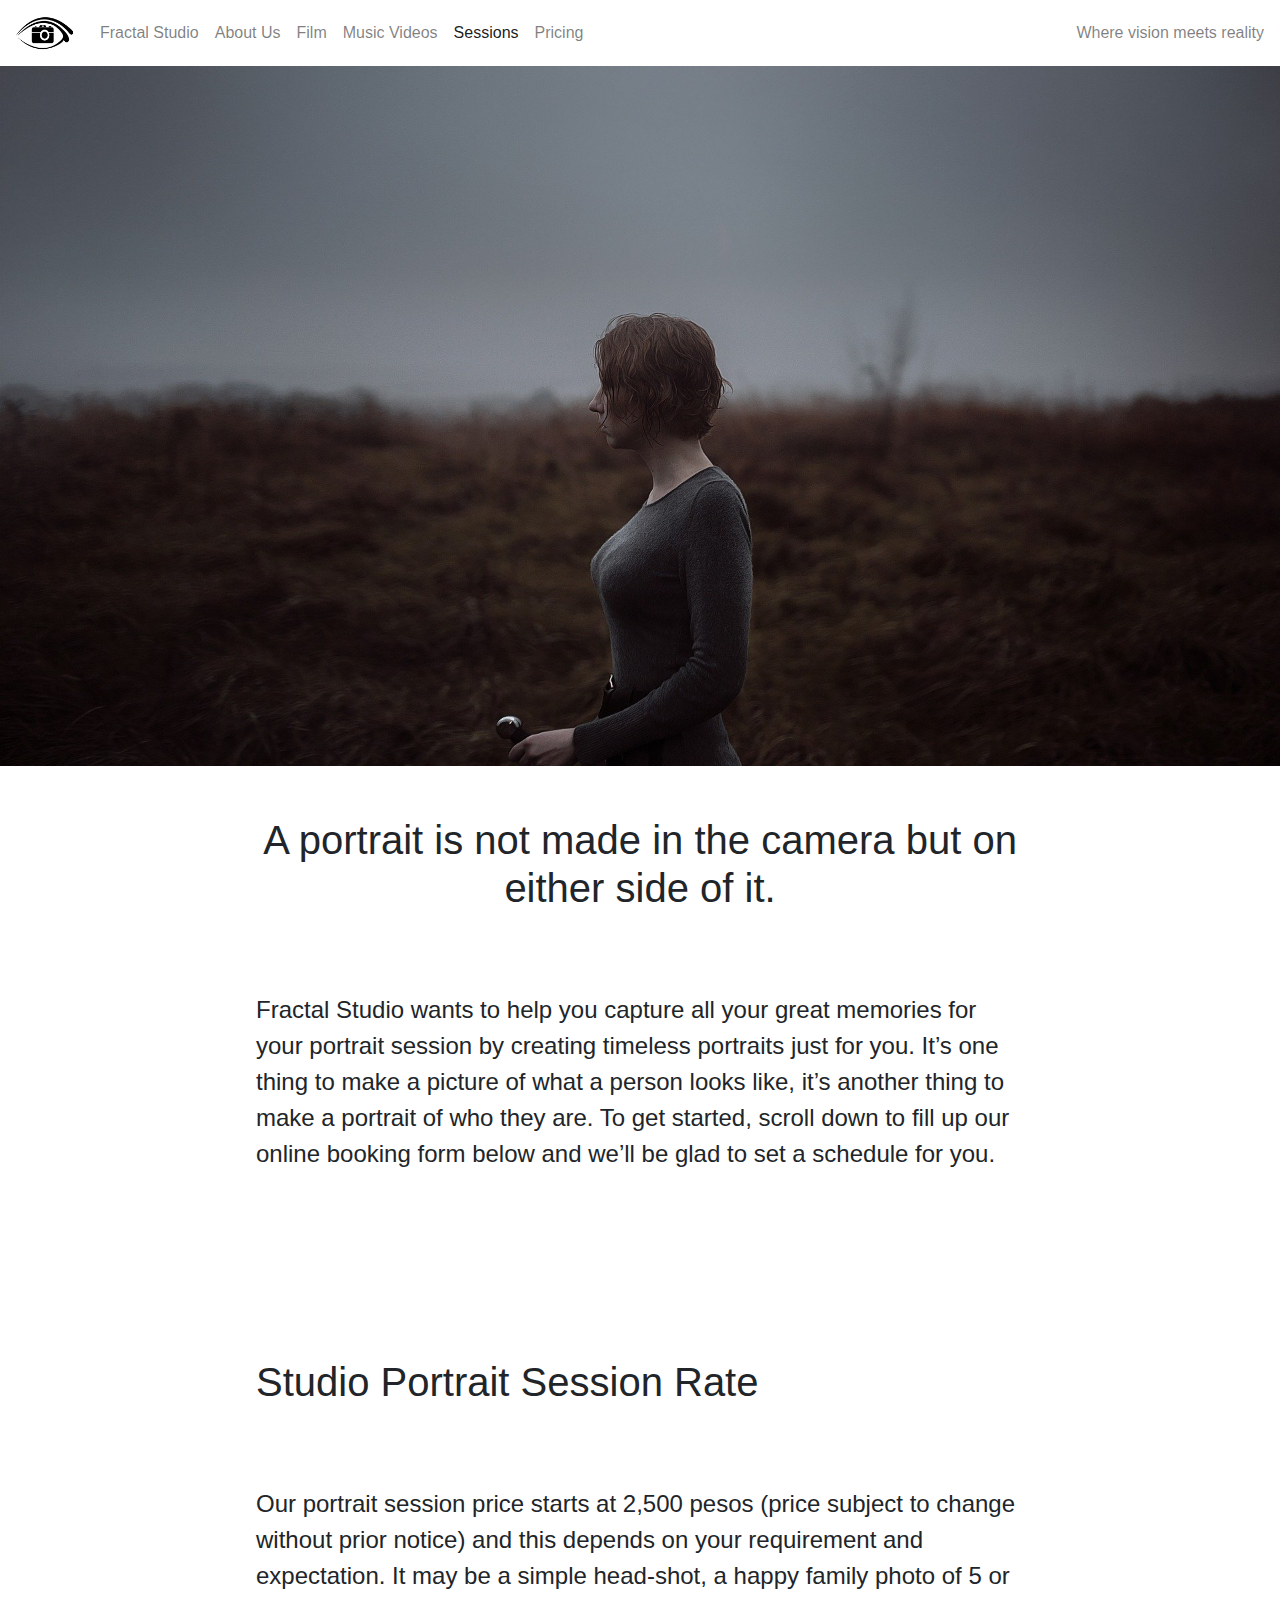
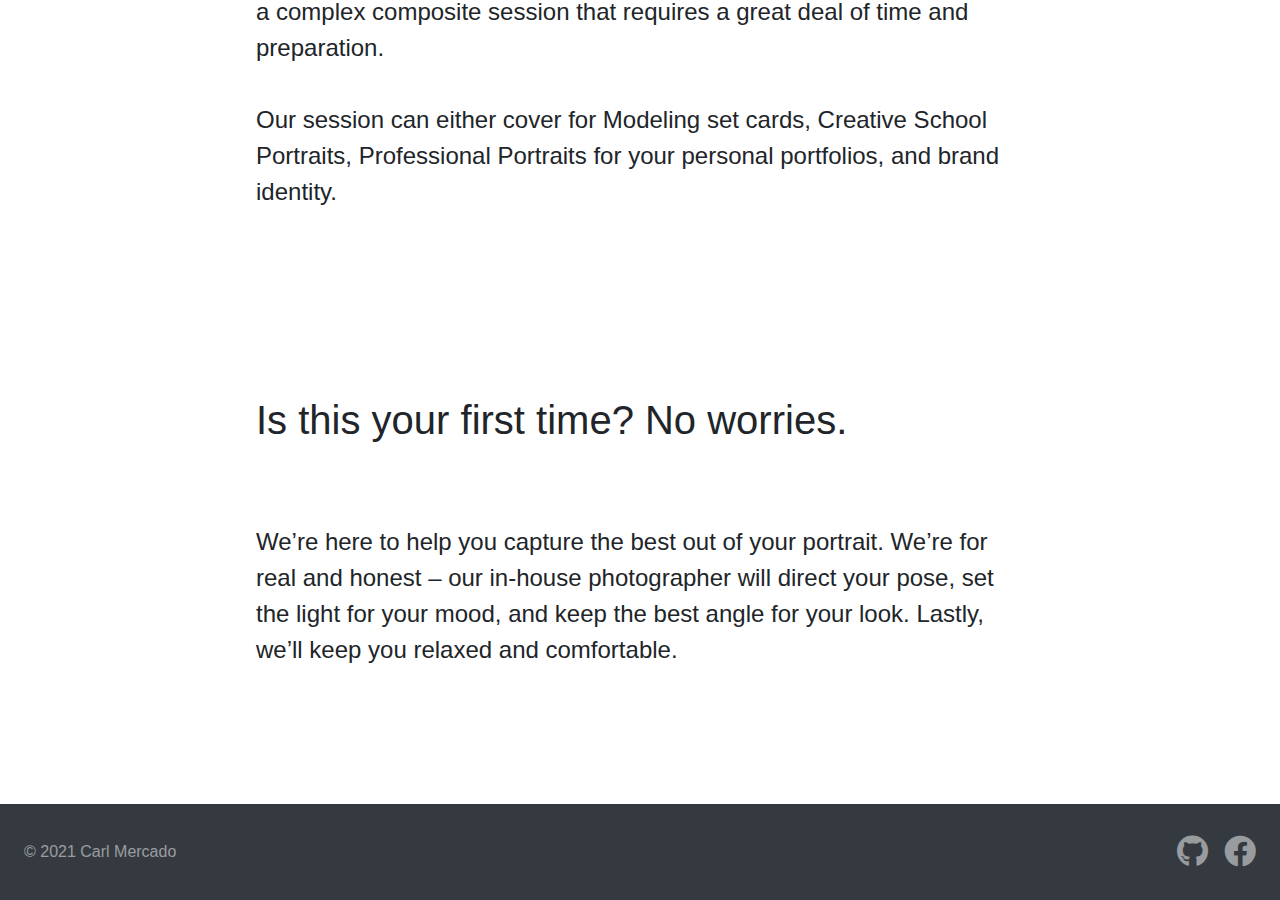
<file: sessions.html>
<!DOCTYPE html>
<html>
    <head>
        <meta name="viewport" content="width=device-width, initial-scale=1.0">
        <link rel="stylesheet" href="assets/css/bootstrap/bootstrap.min.css">
        <link rel="stylesheet" href="assets/css/sessions.css">
        <link rel="stylesheet" href="https://cdnjs.cloudflare.com/ajax/libs/font-awesome/5.15.3/css/all.min.css">
        <script src="assets/js/scrollfunc.js" async></script>
        <script src="assets/js/jquery/jquery-3.5.1.slim.min.js"></script>
        <script src="assets/js/popper/popper.min.js"></script>
        <script src="assets/js/bootstrap/bootstrap.min.js"></script>
        <title>Sessions</title></head>
    <body>
         <!-- Nav bar -->

         <nav class="navbar navbar-expand-md navbar-light bg-white" id="websiteTop">
            <a class="navbar-brand" href="index.html"><img src="assets/imgs/main/logo.png" height="40px" width="60px"></a>
            <button class="navbar-toggler" type="button" data-toggle="collapse" data-target="#navbarText" aria-controls="navbarText" aria-expanded="false" aria-label="Toggle navigation">
              <span class="navbar-toggler-icon"></span>
            </button>
            <div class="collapse navbar-collapse" id="navbarText">
              <ul class="navbar-nav mr-auto">
                <li class="nav-item ">
                  <a class="nav-link" href="index.html">Fractal Studio <span class="sr-only">(current)</span></a>
                </li>
                <li class="nav-item">
                  <a class="nav-link" href="index.html#aboutUs">About Us</a>
                </li>
                <li class="nav-item">
                  <a class="nav-link" href="film.html">Film</a>
                </li>
                <li class="nav-item">
                  <a class="nav-link" href="mv.html">Music Videos</a>
                </li>
                <li class="nav-item">
                  <a class="nav-link active" href="sessions.html">Sessions</a>
                </li>
                <li class="nav-item">
                  <a class="nav-link" href="pricing.html">Pricing</a>
                </li>
              </ul>
              <span class="navbar-text">
                Where vision meets reality
              </span>
            </div>
          </nav>
<div class="mainBody">

  <div class="coverPhoto">
    <img src="assets\imgs\session\sessioncoverphoto.jpg" >
</div>


          <div id="textBox" >
            <div id="textBoxItems">
            <div id="textBoxHeader">
              <h1 style="text-align:center;">A portrait is not made in the camera but on either side of it.</h1>
            </div>
            <br><br><br>
           <div id="textBoxContent">
            <p>Fractal Studio wants to help you capture all your great memories for your portrait session by creating timeless portraits just for you. It’s one thing to make a picture of what a person looks like, it’s another thing to make a portrait of who they are.   To get started, scroll down to fill up our online booking form below and we’ll be glad to set a schedule for you.

            </p>
            </div>
          </div>
          </div>

          <div id="textBox" >
            <div id="textBoxItems">
            <div id="textBoxHeader">
              <h1>Studio Portrait Session Rate</h1>
            </div>
            <br><br><br>
           <div id="textBoxContent">
            <p>Our portrait session price starts at 2,500 pesos (price subject to change without prior notice) and this depends on your requirement and expectation.  It may be a simple head-shot, a happy family photo of 5 or a complex composite session that requires a great deal of time and preparation.<br>
                <br>Our session can either cover for Modeling set cards, Creative School Portraits, Professional Portraits for your personal portfolios, and brand identity.
            </p>
            </div>
          </div>
          </div>


          <div id="textBox" >
            <div id="textBoxItems">
            <div id="textBoxHeader">
              <h1>Is this your first time?  No worries.</h1>
            </div>
            <br><br><br>
           <div id="textBoxContent">
            <p>We’re here to help you capture the best out of your portrait.   We’re for real and honest – our in-house photographer will direct your pose, set the light for your mood, and keep the best angle for your look.  Lastly, we’ll keep you relaxed and comfortable.
              
            </p>
            </div>
          </div>
          </div>
    
       
        </div>

        <button onclick="topFunction()" id="myBtn" title="Go to top" style="align-content: right;">Back to Top</button>

      <!-- FOOTER -->
      <nav class="navbar navbar-expand-lg navbar-dark bg-dark">
     
      </button>
      <div class="navbar-collapse" id="navbarFooter">
        <ul class="navbar-nav mr-auto">
          <li class="nav-item ">
            <a class="nav-link" >© 2021 Carl Mercado<span class="sr-only">(current)</span></a>
          </li>
          <li class="nav-item">
            <a class="nav-link" href="#"></a>
          </li>
          <li class="nav-item">
            <a class="nav-link" href="#"></a>
          </li>
        </ul>
        <span class="navbar-text">
          <ul class="navbar-nav mr-auto">
            <li class="nav-item ">
              <a class="nav-link" style="font-size:xx-large;"href="https://github.com/Nallafy"><i class="fab fa-github"></i><span class="sr-only">(current)</span></a>
            </li>
            <li class="nav-item">
              <a class="nav-link" style="font-size:xx-large;" href="#"><i class="fab fa-facebook"></i></i></a>
            </li>
       
          </ul>
        </span>
      </div>
    </nav>
    </body>
</html>
</file>
<file: assets/css/styles.css>
/******************** SITE WIDE ************/
@font-face {
    font-family: alexbrush;
    src: url("assets\fonts\AlexBrush-Regular.ttf");
  }
  
  @font-face {
    font-family: greatvibes;
    src: url("assets\fonts\GreatVibes-Regular.otf");
  }
  
  @font-face {
    font-family: monst-light;
    src: url("assets\fonts\Montserrat-Light.ttf");
  }

html, body{
    margin: 0 auto;
    scroll-behavior: smooth;
    overflow-y:auto;
}

.mainBody{
    font-size: x-large;
}
/**********navigation and header **********/
/********** carousel content ************/

.carousel-item img{
    width: 100%;
    height: 100% !important;
    object-fit: cover;
}
/********** carousel content ************/
.carousel-item img{
    margin: auto;
    width: 100%;
    height: 850px !important;
    object-fit: cover;
}
/*********** main content ****************/
/************** ABOUT US ******************/
#aboutUs{
    background-color: white;
    padding-top: 60px;
    padding-bottom: 60px;
    margin:0 auto;
}
#aboutUsItems{
    margin-left: 20%;
    margin-right: 20%;
    word-wrap: break-word;
}
#aboutUsItems h1{
    text-align: center;
}
#aboutUsItems p{
    text-align: center;
}
/************** SERVICES ******************/
#servicesContainer{
    background-image:url('../imgs/main/offerbg.jpg');
    color: White;
    padding-top: 20px;
    padding-bottom: 8%;
    margin:0 auto;
}
#servicesItems{
    margin-left: 5%;
    margin-right: 5%;
    word-wrap: break-word;
}
#servicesHeader h5{
    text-align: center;
    font-size: 300%;
}
/************** FILM ******************/
#filmContainer{
    background-color: white;
    color: black;
    padding-top: 30%;
    margin-left: 10%;
    margin-right: 10%;
    text-align: left;
    font-size: 120%;
}
#filmContainer img{
    border-radius: 500px;
    height: 400px;
    width: 410px;
}
/************** MV ******************/
#mvContainer{

    color: black;
    padding-top: 25%;
    margin-left: 10%;
    margin-right: 10%;
    text-align: right;
    font-size: 120%;
}
#mvContainer img{

    border-radius: 500px;
    height: 400px;
    width: 410px;
}
/***************** SESSIONS ***********************/
#sessionContainer{
    background-color: white;
    color: black;
    padding-top: 25%;
    padding-bottom: 15%;
    margin-left: 10%;
    margin-right: 10%;
    text-align: left;
    font-size: 120%;
}
#sessionContainer img{
    border-radius: 500px;
    height: 400px;
    width: 410px;
}


#myBtn {
    display: none; /* Hidden by default */
    position: fixed; /* Fixed/sticky position */
    bottom: 80px; /* Place the button at the bottom of the page */
    right: 30px; /* Place the button 30px from the right */
    z-index: 99; /* Make sure it does not overlap */
    border: none; /* Remove borders */
    outline: none; /* Remove outline */
    background-color: #555; /* Set a background color */
    color: white; /* Text color */
    cursor: pointer; /* Add a mouse pointer on hover */
    padding: 15px; /* Some padding */
    border-radius: 10px; /* Rounded corners */
    font-size: 18px; /* Increase font size */
  }

  #myBtn:hover {
    background-color: black; /* Add a dark-grey background on hover */
  }
  
/**************** footer *****************/
@media (max-width:768px){
    #sessionContainer img{
        width: 220px;
        height: 200px;
        border-radius: 0px;
   }
    #mvContainer img{
        width: 220px;
        height: 200px;
        border-radius: 0px;
   }
    #filmContainer img{
        width: 220px;
        height: 200px;
        border-radius: 0px;
   }
}
</file>
<file: assets/css/film.css>
/************** SITE WIDE *****************/
@font-face {
    font-family: alexbrush;
    src: url("assets\fonts\AlexBrush-Regular.ttf");
  }
  
  @font-face {
    font-family: greatvibes;
    src: url("assets\fonts\GreatVibes-Regular.otf");
  }
  
  @font-face {
    font-family: monst-light;
    src: url("assets\fonts\Montserrat-Light.ttf");
  }

html, body{
    margin: 0 auto;
    scroll-behavior: smooth;
    overflow-y:auto;
}



/************** HEAD IMAGE *****************/
.coverPhoto{
    position: relative;
    text-align: center;
    font-size: x-large;
  
}
.coverPhoto img{
    filter:saturate(0);
    height: 300px;
    width: 100%;
    object-fit: cover;
}

  
  /* Centered text */
  .centered {
    
    color: white;
    position: absolute;
    top: 50%;
    left: 50%;
    transform: translate(-50%, -50%);
  }






/****************** MAIN CONTENT *****************/
/************** filmIntro ******************/
#filmIntro{
    font-size: x-large;
    background-color: white;
    padding-top: 60px;
    padding-bottom: 120px;
    margin:0 auto;
}
#filmIntroItems{
    margin-left: 20%;
    margin-right: 20%;
    word-wrap: break-word;
}
#filmIntroItems h1{
    text-align: center;
}
#filmIntroItems p{
    text-align: left;
}

/************** COVID Guidelines ******************/
#guidelinesIntro{
    background-color: rgb(177, 177, 177);
    padding-top: 40px;
    padding-bottom: 40px;
    margin:0 auto;
}
#guidelinesIntroItems{
    margin-left: 20%;
    margin-right: 20%;
    word-wrap: break-word;
}

#guidelinesIntroItems p{
    text-align: left;
}
/******************* CONTAINER ********************/
.container{
 
    padding-top: 5%;
}
.container p{
    padding-top: 5%;
    font-size:x-large;
    text-align: justify;
}
/******************* CONTAINER ********************/
#shootContainer{
    font-size: x-large;
    background-color: white;
    color: black;
    padding-top: 20%;
    padding-bottom: 8%;
    margin-left: 10%;
    margin-right: 10%;
    text-align: left;
 
}
#shootContainer img{

    height: 500px;
    width: 510px;
}
/************** DINING ROOM ******************/
#diningContainer{
    font-size: x-large;
    background-color: white;
    color: black;
    padding-top: 35%;
    padding-bottom: 8%;
    margin-left: 10%;
    margin-right: 10%;
    text-align: right;
 
}
#diningContainer img{
  
    height: 500px;
    width: 510px;

}
/***************** LIVING ROOM ***********************/
#livingContainer{
    background-color: white;
    color: black;
    padding-top: 35%;
    padding-bottom: 15%;
    margin-left: 10%;
    margin-right: 10%;
    text-align: left;
    font-size: x-large;
}
#livingContainer img{
    
    height: 500px;
    width: 510px;

}


#myBtn {
    display: none; /* Hidden by default */
    position: fixed; /* Fixed/sticky position */
    bottom: 80px; /* Place the button at the bottom of the page */
    right: 30px; /* Place the button 30px from the right */
    z-index: 99; /* Make sure it does not overlap */
    border: none; /* Remove borders */
    outline: none; /* Remove outline */
    background-color: #555; /* Set a background color */
    color: white; /* Text color */
    cursor: pointer; /* Add a mouse pointer on hover */
    padding: 15px; /* Some padding */
    border-radius: 10px; /* Rounded corners */
    font-size: 18px; /* Increase font size */
  }

  #myBtn:hover {
    background-color: black; /* Add a dark-grey background on hover */
  }
  


/**************** media query *****************/
@media (max-width:768px){
    #shootContainer img{
        width: 230px;
        height: 230px;
        border-radius: 0px;
   }
    #diningContainer img{
        width: 230px;
        height: 230px;
        border-radius: 0px;
   }
    #livingContainer img{
        width: 230px;
        height: 230px;
        border-radius: 0px;
   }
}
</file>
<file: assets/css/mv.css>
@font-face {
  font-family: alexbrush;
  src: url("assets\fonts\AlexBrush-Regular.ttf");
}

@font-face {
  font-family: greatvibes;
  src: url("assets\fonts\GreatVibes-Regular.otf");
}

@font-face {
  font-family: monst-light;
  src: url("assets\fonts\Montserrat-Light.ttf");
}




html, body{
    margin: 0 auto;
    scroll-behavior: smooth;
    overflow-x: hidden;
  
}


/************** HEAD IMAGE *****************/
.coverPhoto{
    position: relative;

  
}
.coverPhoto img{
    filter:saturate(0);
    height: 700px;
    width: 100%;
    object-fit: cover;
}

  
  






/****************** MAIN CONTENT *****************/
.row {

    display: flex;
    flex-wrap: wrap;

    padding-top: 4%;
    padding-bottom: 10%;
  }
  
  /* Create four equal columns that sits next to each other */
  .column {
    flex: 25%;
    max-width: 25%;
    padding: 0 4px;
  }
  
  .column img {
    margin-top: 8px;
    height: 250px;
    vertical-align: middle;
    width: 100%;
  }


/************** filmIntro ******************/
#filmIntro{
    background-color: white;
    padding-top: 60px;
    padding-bottom: 80px;
    margin:0 auto;
}
#filmIntroItems{
    margin-left: 20%;
    margin-right: 20%;
    word-wrap: break-word;
}
#filmIntroItems h1{
    text-align: center;
}
#filmIntroItems p{
  font-size: large;
    text-align: left;
}

/************** COVID Guidelines ******************/
#guidelinesIntro{

    background-color: rgb(177, 177, 177);
    padding-top: 30px;
    padding-bottom: 30px;
    margin: auto;
}
#guidelinesIntroItems{

    margin-left: 15%;
    margin-right: 15%;
    word-wrap: break-word;
}

#guidelinesIntroItems p{
    text-align: left;
}

#myBtn {
  display: none; /* Hidden by default */
  position: fixed; /* Fixed/sticky position */
  bottom: 80px; /* Place the button at the bottom of the page */
  right: 30px; /* Place the button 30px from the right */
  z-index: 99; /* Make sure it does not overlap */
  border: none; /* Remove borders */
  outline: none; /* Remove outline */
  background-color: #555; /* Set a background color */
  color: white; /* Text color */
  cursor: pointer; /* Add a mouse pointer on hover */
  padding: 15px; /* Some padding */
  border-radius: 10px; /* Rounded corners */
  font-size: 18px; /* Increase font size */
}

#myBtn:hover {
  background-color: black; /* Add a dark-grey background on hover */
}

/************** TESTING RULESETS **************/

  
  /* Responsive layout - makes a two column-layout instead of four columns */
  @media screen and (max-width: 800px) {
    .column {
      flex: 50%;
      max-width: 50%;
    }
  }
  
  /* Responsive layout - makes the two columns stack on top of each other instead of next to each other */
  @media screen and (max-width: 600px) {
    .column {
      flex: 100%;
      max-width: 100%;
    }
  }
</file>
<file: assets/css/pricing.css>
/******************** SITE WIDE ************/
@font-face {
    font-family: alexbrush;
    src: url("assets\fonts\AlexBrush-Regular.ttf");
  }
  
  @font-face {
    font-family: greatvibes;
    src: url("assets\fonts\GreatVibes-Regular.otf");
  }
  
  @font-face {
    font-family: monst-light;
    src: url("assets\fonts\Montserrat-Light.ttf");
  }

html, body {
    margin: 0 auto;
    scroll-behavior: smooth;
    overflow-y:auto;
}

/******************** COVER PHOTO ************/
.coverPhoto{
    position: relative;
    text-align: center;
    font-size: x-large;
  
}
.coverPhoto img{
    filter:saturate(0);
    height: 300px;
    width: 100%;
    object-fit: cover;
}

  /* Centered text */
  .centered {
    
    color: white;
    position: absolute;
    top: 50%;
    left: 20%;
    transform: translate(-50%, -50%);
  }


/************** filmIntro ******************/
#sessionIntro{
    background-color: black;
    padding-top: 60px;
    padding-bottom: 120px;
    margin:0 auto;
}
#sessionIntroItems{
    color:black;
    margin-left: 20%;
    margin-right: 20%;
    padding-bottom: 120px;
    word-wrap: break-word;
}
#sessionIntroItems h1{
    text-align: center;
}
#sessionIntroItems p{
    text-align: center;
}



#textBox{
    background-color: white;
    padding-top: 60px;
    padding-bottom: 120px;
    margin:0 auto;
}
#textBoxItems{
    margin-left: 20%;
    margin-right: 20%;
    word-wrap: break-word;
}
#textBoxItems h1{
    text-align: left;
}
#textBoxItems p{
    font-size: x-large;
    text-align: left;
}


#myBtn {
    display: none; /* Hidden by default */
    position: fixed; /* Fixed/sticky position */
    bottom: 80px; /* Place the button at the bottom of the page */
    right: 30px; /* Place the button 30px from the right */
    z-index: 99; /* Make sure it does not overlap */
    border: none; /* Remove borders */
    outline: none; /* Remove outline */
    background-color: #555; /* Set a background color */
    color: white; /* Text color */
    cursor: pointer; /* Add a mouse pointer on hover */
    padding: 15px; /* Some padding */
    border-radius: 10px; /* Rounded corners */
    font-size: 18px; /* Increase font size */
  }
  
  #myBtn:hover {
    background-color: black; /* Add a dark-grey background on hover */
  }

/**************************** test code **************************/


.section-header {
  
    font-weight: normal;
    color: #333;
    text-align: center;
    font-size: 2.5em;
}


.btn {
    text-align: center;
    vertical-align: middle;
    padding: .67em .67em;
    cursor: pointer;
}

.btn-header {
    margin: .5em 15% 2em 15%;
    color: white;
    border: 2px solid grey;
    background-color: rgba(255, 255, 255, .1);
    border-radius: 0;
    font-size: 1.5em;
    font-weight: lighter;
    padding-left: 2em;
    padding-right: 2em;
}

.btn-header:hover {
    background-color: rgba(255, 255, 255, .3);
}

.btn-play {
    display: block;
    margin: 0 auto;
    color: grey;
    font-size: 4em;
    border-radius: 50%;
    width: 100px;
    height: 100px;
    padding: 0;
    text-align: center;
}

.btn-primary {
    color: white;
    background-color: grey;
    border: none;
    border-radius: .3em;
    font-weight: bold;
}

.btn-primary:hover {
    background-color: black;
}


.shop-item {
    margin: 30px;
}

.shop-item-title {
    display: block;
    width: 100%;
    text-align: center;
    font-weight: bold;
    font-size: 1.5em;
    color: #333;
    margin-bottom: 15px;
}




.shop-item-price {
    flex-grow: 1;
    color: #333;
}



.cart-header {
    font-weight: bold;
    font-size: 1.25em;
    color: #333;
}

.cart-column {
    display: flex;
    align-items: center;
    border-bottom: 1px solid black;
    margin-right: 1.5em;
    padding-bottom: 10px;
    margin-top: 10px;
}

.cart-row {
    display: flex;
}

.cart-item {
    width: 45%;
}

.cart-price {
    width: 20%;
    font-size: 1.2em;
    color: #333;
}

.cart-quantity {
    width: 35%;
}

.cart-item-title {
    color: #333;
    margin-left: .5em;
    font-size: 1.2em;
}





.cart-quantity-input {
    height: 34px;
    width: 50px;
    border-radius: 5px;
    border: 1px solid black;
    background-color: #eee;
    color: #333;
    padding: 0;
    text-align: center;
    font-size: 1.2em;
    margin-right: 25px;
}

.cart-row:last-child {
    border-bottom: 1px solid black;
}

.cart-row:last-child .cart-column {
    border: none;
}

.cart-total {
    text-align: end;
    margin-top: 10px;
    margin-right: 10px;
}

.cart-total-title {
    font-weight: bold;
    font-size: 1.5em;
    color: black;
    margin-right: 20px;
}

.cart-total-price {
    color: #333;
    font-size: 1.1em;
}

.btn-purchase {
    display: block;
    margin: 40px auto 80px auto;
    font-size: 1.2em;
}


@media (max-width:768px){
    .centered {
    
        color: white;
        position: absolute;
        top: 50%;
        left: 50%;
        right: 20%;
        transform: translate(-50%, -50%);
      }
    
}
</file>
<file: assets/css/sessions.css>
/************** SITE WIDE *****************/
@font-face {
    font-family: alexbrush;
    src: url("assets\fonts\AlexBrush-Regular.ttf");
  }
  
  @font-face {
    font-family: greatvibes;
    src: url("assets\fonts\GreatVibes-Regular.otf");
  }

  @font-face {
    font-family: monst-light;
    src: url("assets\fonts\Montserrat-Light.ttf");
  }
  
  
html, body{
    margin: 0 auto;
    scroll-behavior: smooth;
    overflow-y:auto;
}


/************** HEAD IMAGE *****************/
.coverPhoto{
    position: relative;

  
}
.coverPhoto img{

    height: 700px;
    width: 100%;
    object-fit: cover;
}


/****************** MAIN CONTENT *****************/
/************** filmIntro ******************/
#sessionIntro{
    background-color: black;
    padding-top: 60px;
    padding-bottom: 120px;
    margin:0 auto;
}
#sessionIntroItems{
    color:white;
    margin-left: 20%;
    margin-right: 20%;
    word-wrap: break-word;
}
#sessionIntroItems h1{
    text-align: center;
}
#sessionIntroItems p{
    text-align: center;
}

#myBtn {
    display: none; /* Hidden by default */
    position: fixed; /* Fixed/sticky position */
    bottom: 80px; /* Place the button at the bottom of the page */
    right: 30px; /* Place the button 30px from the right */
    z-index: 99; /* Make sure it does not overlap */
    border: none; /* Remove borders */
    outline: none; /* Remove outline */
    background-color: #555; /* Set a background color */
    color: white; /* Text color */
    cursor: pointer; /* Add a mouse pointer on hover */
    padding: 15px; /* Some padding */
    border-radius: 10px; /* Rounded corners */
    font-size: 18px; /* Increase font size */
  }

  #myBtn:hover {
    background-color: black; /* Add a dark-grey background on hover */
  }
  

/************** textBox Templates ******************/

#textBox{
    background-color: white;
    padding-top: 50px;
    padding-bottom: 120px;
    margin:0 auto;
}
#textBoxItems{
    margin-left: 20%;
    margin-right: 20%;
    word-wrap: break-word;
}
#textBoxItems h1{
    text-align: left;
}
#textBoxItems p{
    font-size: x-large;
    text-align: left;
}
</file>
